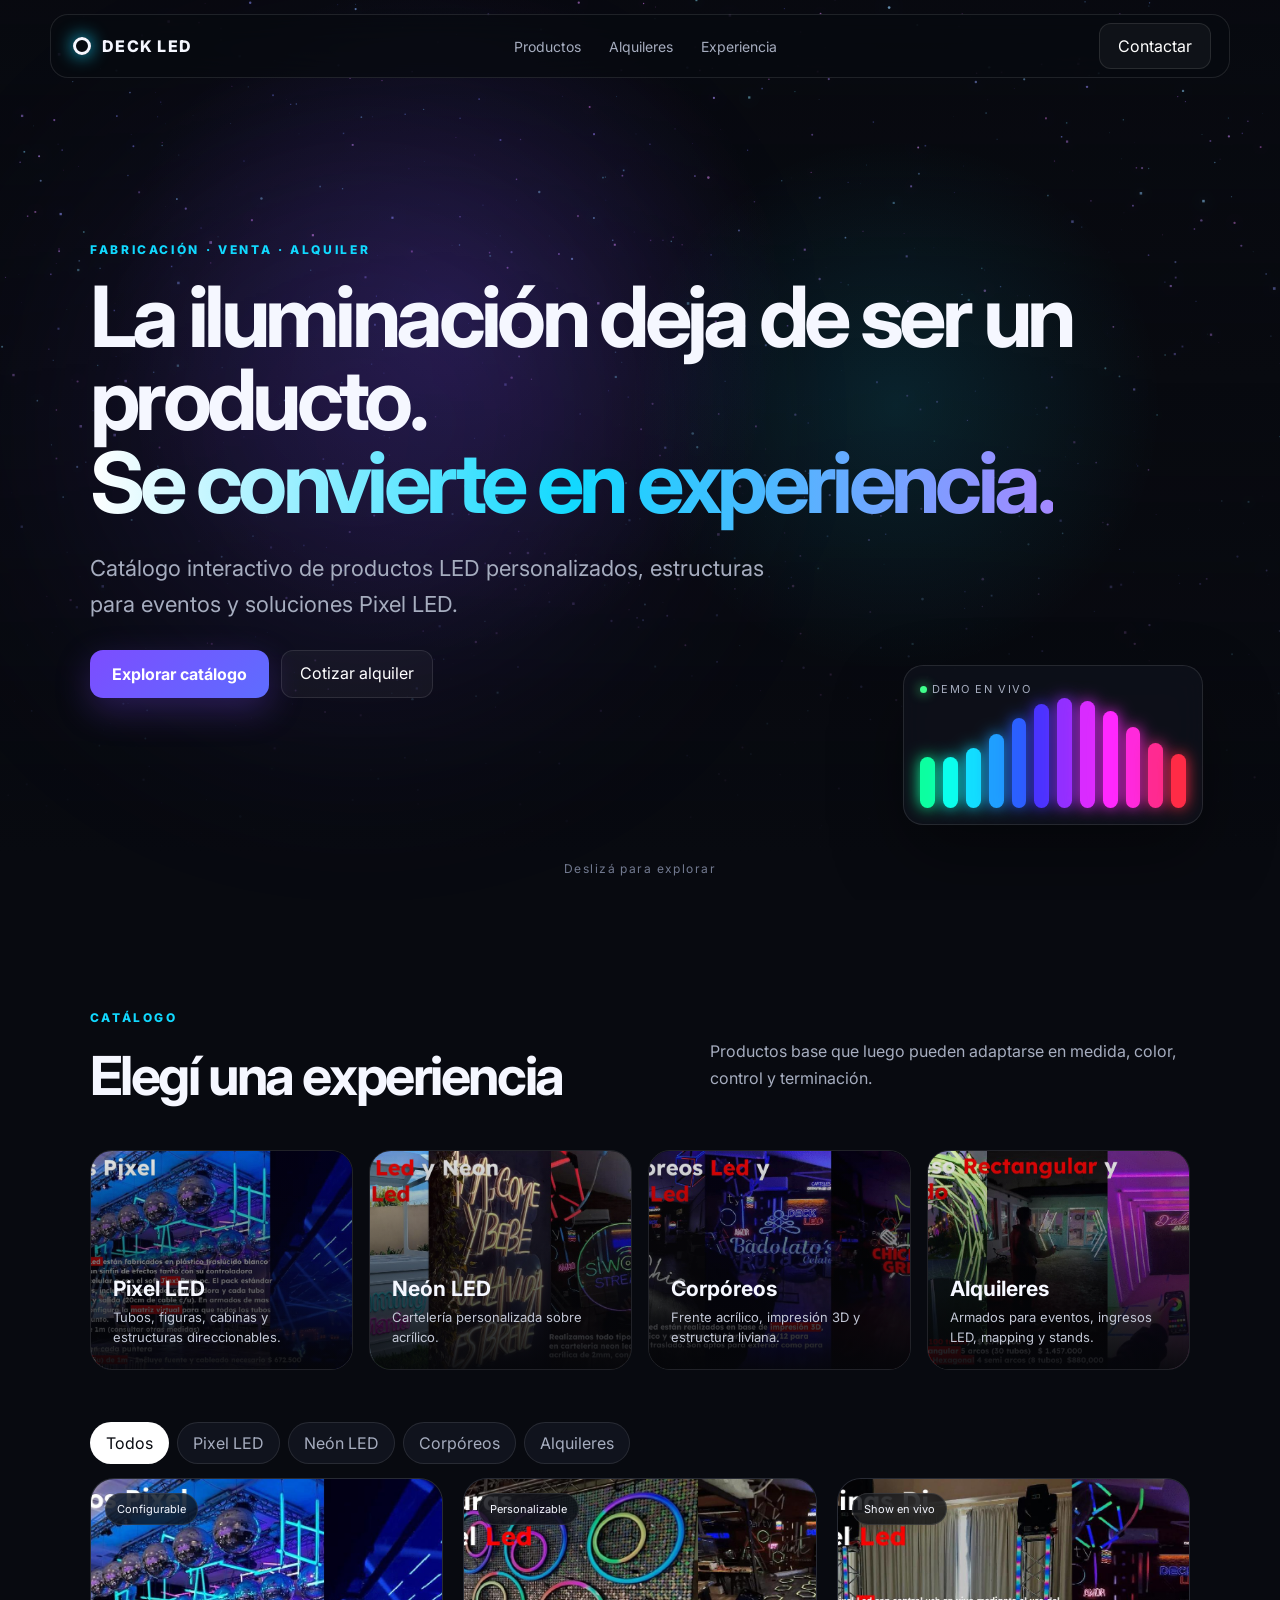
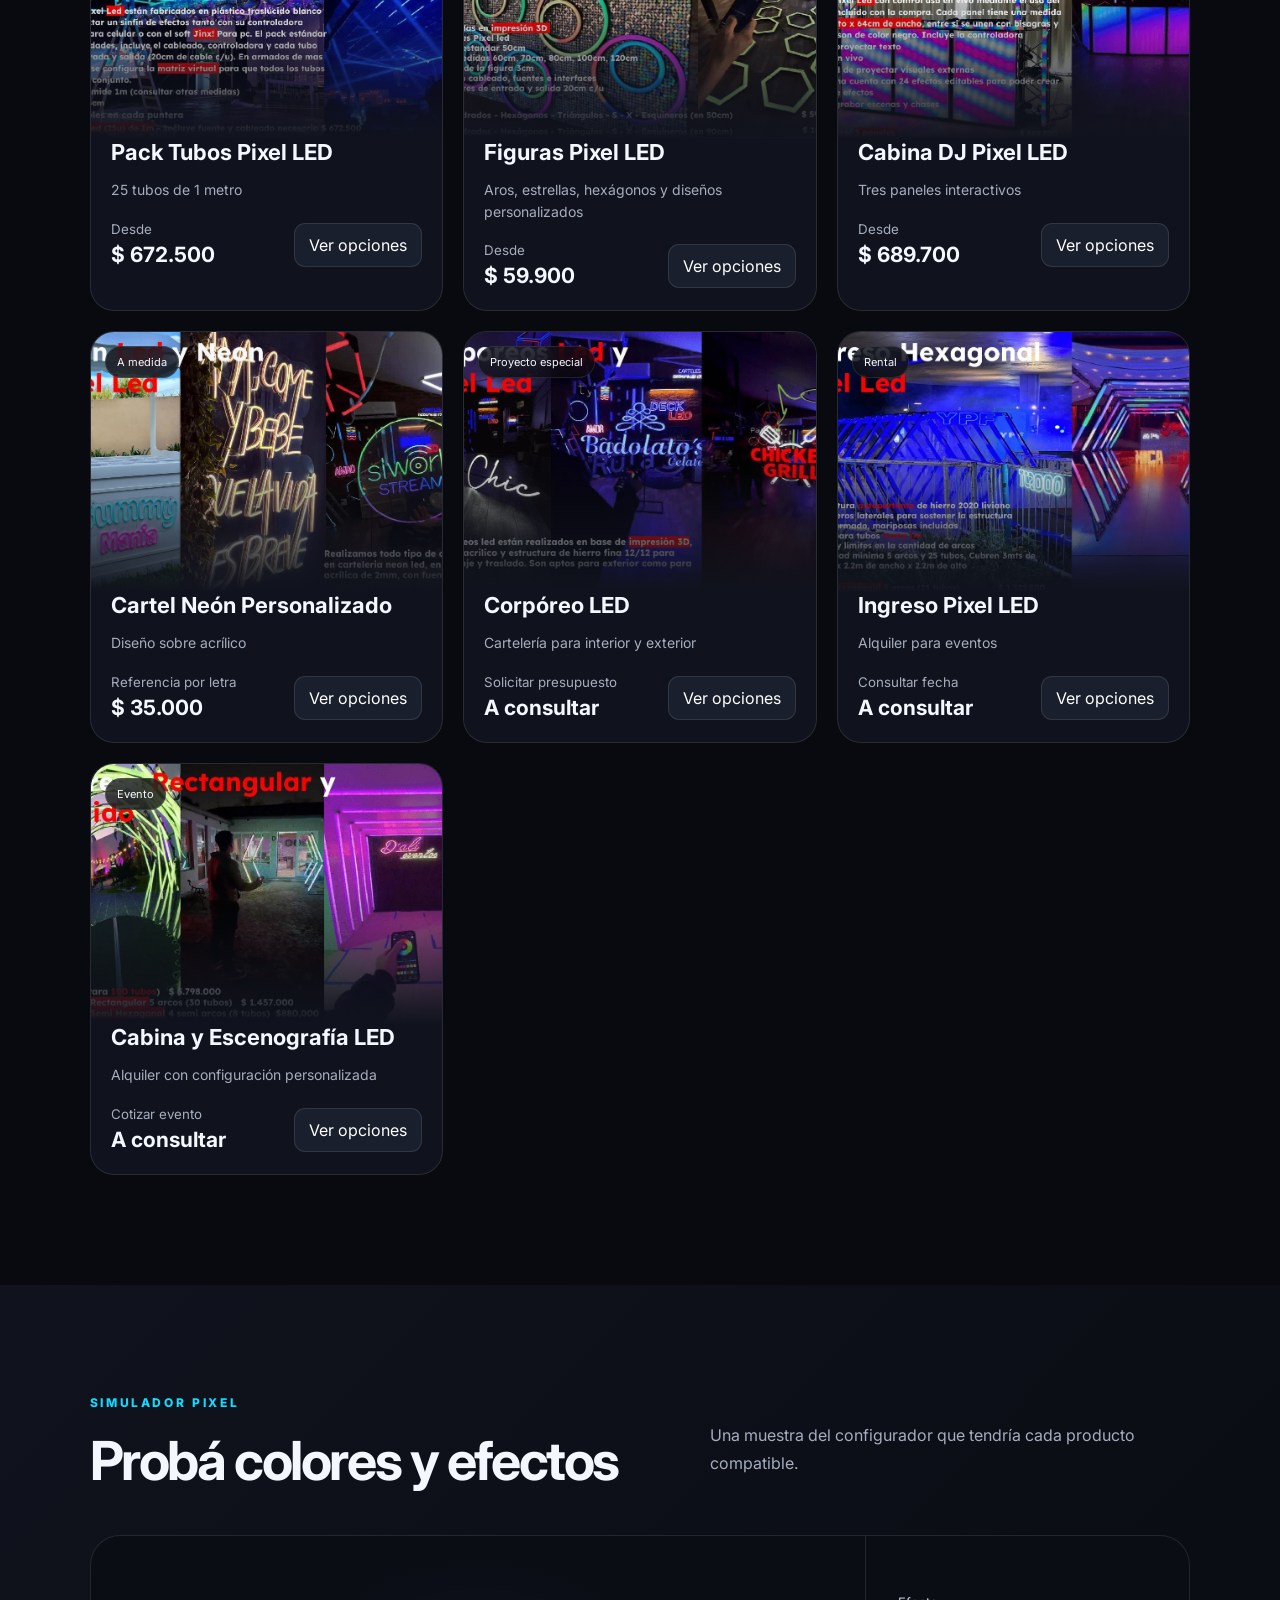
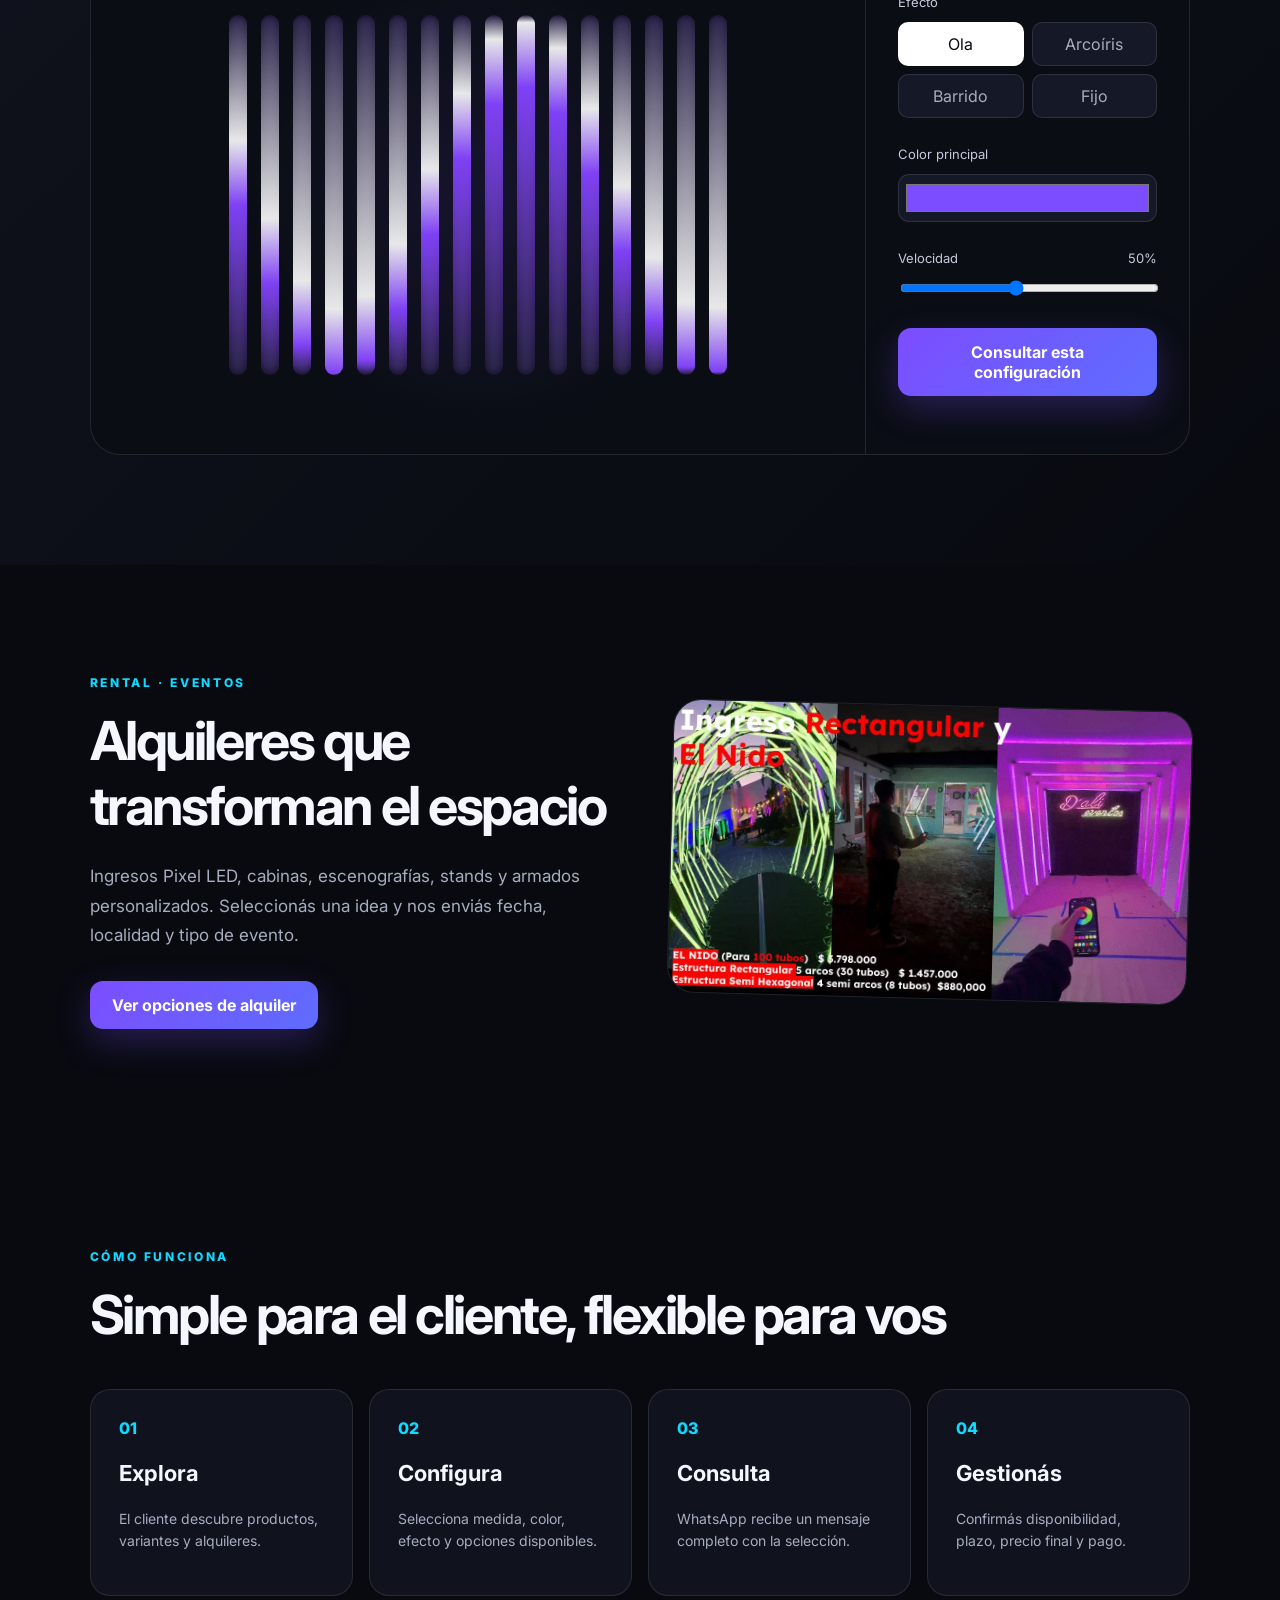
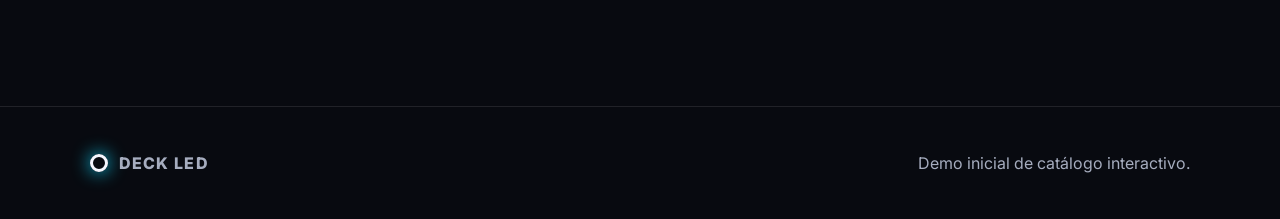
<file: index.html>
<!doctype html>
<html lang="es">
<head>
  <meta charset="utf-8" />
  <meta name="viewport" content="width=device-width, initial-scale=1, viewport-fit=cover" />
  <meta name="theme-color" content="#080a10" />
  <title>Deck LED — Catálogo interactivo</title>
  <link rel="preconnect" href="https://fonts.googleapis.com">
  <link rel="preconnect" href="https://fonts.gstatic.com" crossorigin>
  <link href="https://fonts.googleapis.com/css2?family=Inter:wght@400;500;600;700;800&display=swap" rel="stylesheet">
  <link rel="stylesheet" href="styles.css" />
</head>
<body>
  <canvas id="particles" aria-hidden="true"></canvas>
  <header class="topbar">
    <a class="brand" href="#inicio"><span class="brand-mark"></span><span>DECK LED</span></a>
    <nav>
      <a href="#catalogo">Productos</a>
      <a href="#alquileres">Alquileres</a>
      <a href="#experiencia">Experiencia</a>
    </nav>
    <button class="ghost-btn" data-open-contact>Contactar</button>
  </header>

  <main>
    <section class="hero" id="inicio">
      <div class="hero-glow"></div>
      <div class="hero-content">
        <div class="eyebrow">FABRICACIÓN · VENTA · ALQUILER</div>
        <h1>La iluminación deja de ser un producto.<br><span>Se convierte en experiencia.</span></h1>
        <p>Catálogo interactivo de productos LED personalizados, estructuras para eventos y soluciones Pixel LED.</p>
        <div class="hero-actions">
          <a class="primary-btn" href="#catalogo">Explorar catálogo</a>
          <a class="secondary-btn" href="#alquileres">Cotizar alquiler</a>
        </div>
      </div>
      <div class="hero-showcase" aria-label="Vista previa interactiva">
        <div class="showcase-label"><span class="live-dot"></span> DEMO EN VIVO</div>
        <div class="mini-tubes" id="heroTubes"></div>
      </div>
      <div class="scroll-cue">Deslizá para explorar</div>
    </section>

    <section class="section" id="catalogo">
      <div class="section-head">
        <div><div class="eyebrow">CATÁLOGO</div><h2>Elegí una experiencia</h2></div>
        <p>Productos base que luego pueden adaptarse en medida, color, control y terminación.</p>
      </div>
      <div class="category-grid" id="categoryGrid"></div>
      <div class="filter-row" id="filters"></div>
      <div class="product-grid" id="productGrid"></div>
    </section>

    <section class="simulator-section" id="experiencia">
      <div class="section-head light">
        <div><div class="eyebrow">SIMULADOR PIXEL</div><h2>Probá colores y efectos</h2></div>
        <p>Una muestra del configurador que tendría cada producto compatible.</p>
      </div>
      <div class="simulator-card">
        <div class="tube-stage"><div class="tube-wall" id="tubeWall"></div></div>
        <div class="controls">
          <div class="control-group">
            <label>Efecto</label>
            <div class="segmented" id="effectButtons">
              <button class="active" data-effect="wave">Ola</button>
              <button data-effect="rainbow">Arcoíris</button>
              <button data-effect="chase">Barrido</button>
              <button data-effect="static">Fijo</button>
            </div>
          </div>
          <div class="control-group">
            <label>Color principal</label>
            <input id="colorPicker" type="color" value="#7c4dff" />
          </div>
          <div class="control-group">
            <label>Velocidad <span id="speedValue">50%</span></label>
            <input id="speedRange" type="range" min="10" max="100" value="50" />
          </div>
          <button class="primary-btn wide" id="simulatorQuote">Consultar esta configuración</button>
        </div>
      </div>
    </section>

    <section class="section rental" id="alquileres">
      <div class="rental-copy">
        <div class="eyebrow">RENTAL · EVENTOS</div>
        <h2>Alquileres que transforman el espacio</h2>
        <p>Ingresos Pixel LED, cabinas, escenografías, stands y armados personalizados. Seleccionás una idea y nos enviás fecha, localidad y tipo de evento.</p>
        <button class="primary-btn" data-rental-filter>Ver opciones de alquiler</button>
      </div>
      <div class="rental-image"><img src="assets/page-10.jpg" alt="Estructuras LED para alquiler" /></div>
    </section>

    <section class="section process">
      <div class="section-head"><div><div class="eyebrow">CÓMO FUNCIONA</div><h2>Simple para el cliente, flexible para vos</h2></div></div>
      <div class="steps">
        <article><span>01</span><h3>Explora</h3><p>El cliente descubre productos, variantes y alquileres.</p></article>
        <article><span>02</span><h3>Configura</h3><p>Selecciona medida, color, efecto y opciones disponibles.</p></article>
        <article><span>03</span><h3>Consulta</h3><p>WhatsApp recibe un mensaje completo con la selección.</p></article>
        <article><span>04</span><h3>Gestionás</h3><p>Confirmás disponibilidad, plazo, precio final y pago.</p></article>
      </div>
    </section>
  </main>

  <footer><div class="brand"><span class="brand-mark"></span><span>DECK LED</span></div><p>Demo inicial de catálogo interactivo.</p></footer>

  <dialog id="productModal">
    <button class="modal-close" aria-label="Cerrar">×</button>
    <div id="modalContent"></div>
  </dialog>

  <dialog id="contactModal">
    <button class="modal-close" aria-label="Cerrar">×</button>
    <div class="contact-panel">
      <div class="eyebrow">CONTACTO</div>
      <h2>Contanos qué necesitás</h2>
      <p>La demo prepara un mensaje de WhatsApp. En la versión final, el número y los datos se administran desde un panel privado.</p>
      <textarea id="contactText" rows="6">Hola Deck Led, quiero consultar por un producto o alquiler.</textarea>
      <button class="primary-btn wide" id="sendGeneral">Enviar por WhatsApp</button>
    </div>
  </dialog>

  <script src="data.js"></script>
  <script src="app.js"></script>
</body>
</html>
</file>
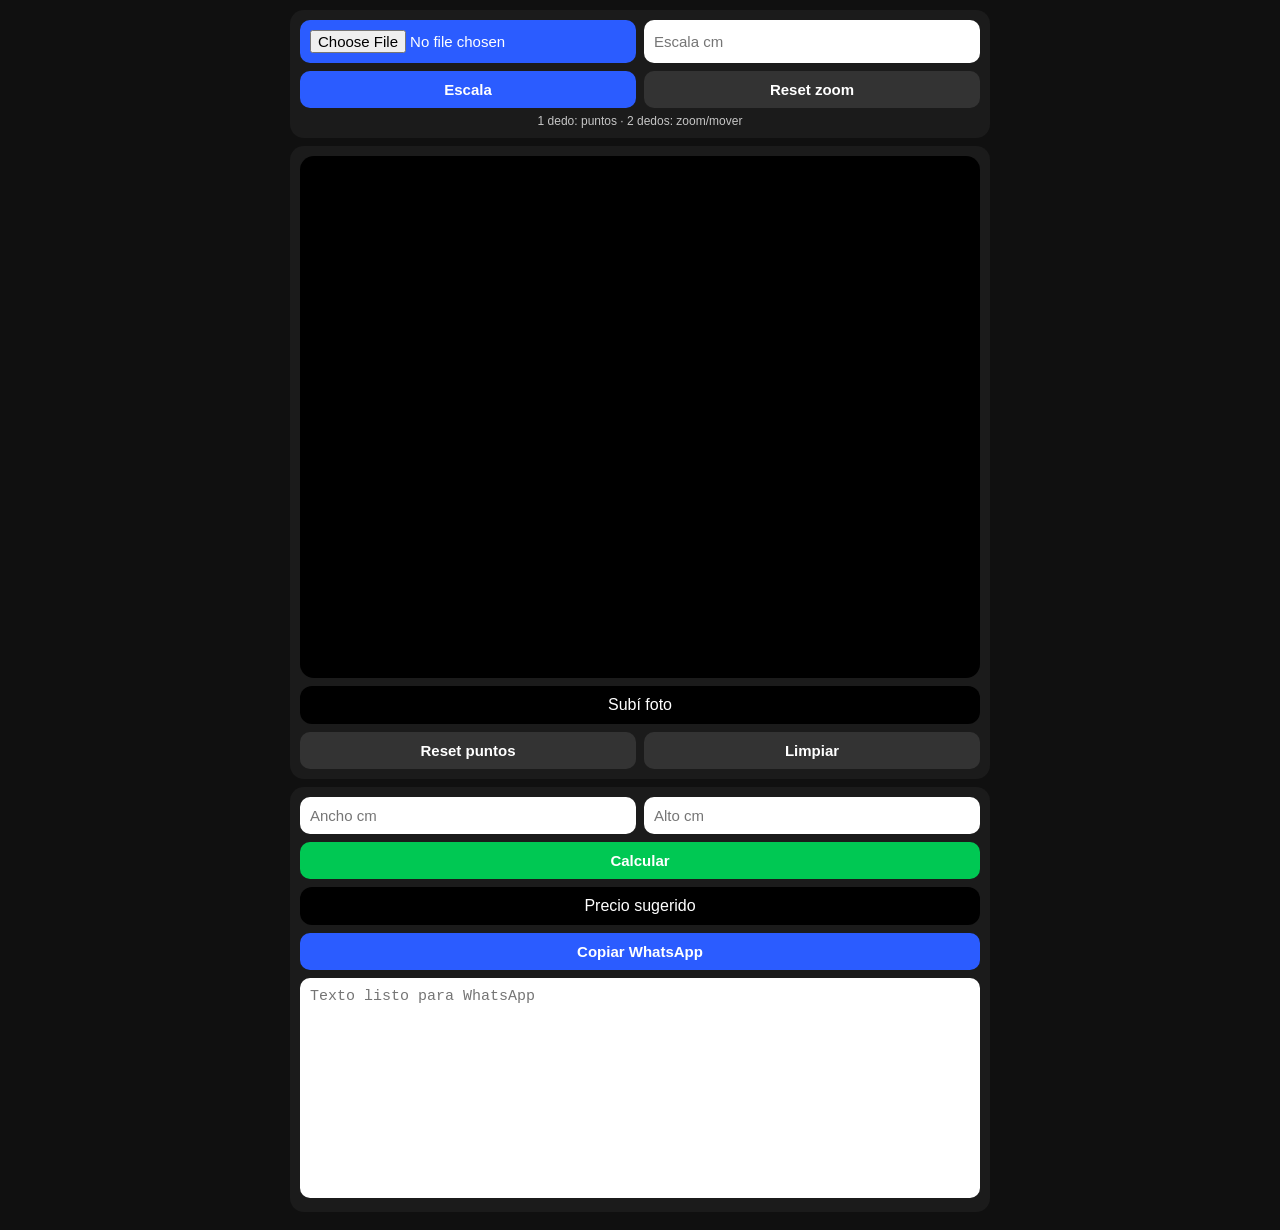
<file: calculadora2.html>
<!doctype html>
<html lang="es">
<head>
<meta charset="utf-8">
<meta name="viewport" content="width=device-width, initial-scale=1, viewport-fit=cover">
<title>DeckLed</title>

<style>
*{box-sizing:border-box}
body{margin:0;background:#101010;color:white;font-family:-apple-system,BlinkMacSystemFont,"Segoe UI",Arial,sans-serif}
.app{max-width:720px;margin:auto;padding:10px}
.card{background:#1b1b1b;border-radius:14px;padding:10px;margin-bottom:8px}
.row{display:grid;grid-template-columns:1fr 1fr;gap:8px}
input,button,textarea{width:100%;border:none;border-radius:10px;font-size:15px;padding:10px}
input{background:white;color:#111}
input[type="file"]{background:#2b5cff;color:white}
button{background:#00c853;color:white;font-weight:800;margin-top:8px}
button.blue{background:#2b5cff}
button.dark{background:#333}
#canvas{width:100%;height:58vh;min-height:390px;max-height:72vh;background:#000;border-radius:14px;display:block;touch-action:none}
.result{text-align:center;background:#000;border-radius:12px;padding:10px;margin-top:8px}
.precio{font-size:32px;font-weight:900;color:#00ff99}
.medida{font-size:34px;font-weight:900;color:#00ff99}
.mini{font-size:12px;opacity:.75}
textarea{height:220px;margin-top:8px;resize:none;background:white;color:#111}
</style>
</head>

<body>
<div class="app">

<div class="card">
  <div class="row">
    <input id="file" type="file" accept="image/*">
    <input id="realValue" type="number" placeholder="Escala cm">
  </div>
  <div class="row">
    <button class="blue" id="setScale">Escala</button>
    <button class="dark" id="resetZoom">Reset zoom</button>
  </div>
  <div class="mini" style="text-align:center;margin-top:6px;">1 dedo: puntos · 2 dedos: zoom/mover</div>
</div>

<div class="card">
  <canvas id="canvas"></canvas>
  <div class="result" id="result">Subí foto</div>
  <div class="row">
    <button class="dark" id="resetPoints">Reset puntos</button>
    <button class="dark" onclick="limpiar()">Limpiar</button>
  </div>
</div>

<div class="card">
  <div class="row">
    <input id="ancho" type="number" placeholder="Ancho cm">
    <input id="alto" type="number" placeholder="Alto cm">
  </div>

  <button onclick="calcular()">Calcular</button>

  <div class="result" id="precioBox">Precio sugerido</div>

  <button class="blue" onclick="copiar()">Copiar WhatsApp</button>

  <textarea id="txt" placeholder="Texto listo para WhatsApp"></textarea>
</div>

</div>

<script>
let precioPixel = 0;
let precioMono = 0;
let ultimaMedidaCm = 0;

function calcular(){
  let a = parseFloat(document.getElementById("ancho").value);
  let b = parseFloat(document.getElementById("alto").value);

  if(!a || !b){
    alert("Ingresá ancho y alto");
    return;
  }

  let area = (a / 100) * (b / 100);

  let tipo = "";

  // =========================
  // PARÁMETROS REALES
  // =========================
  // 150 x 45 aprox = $1.200.000
  // 200 x 40 aprox = $1.300.000
  // =========================

  if(area <= 2){
    // fórmula principal para chicos y medianos
    precioPixel = 660000 + (area * 800000);
  }else{
    // para grandes baja el valor por m² para no dispararse
    precioPixel = 2260000 + ((area - 2) * 450000);
  }

  // redondeo
  precioPixel = Math.round(precioPixel / 10000) * 10000;

  // monocromático 10% más barato
  precioMono = precioPixel / 1.1;
  precioMono = Math.round(precioMono / 10000) * 10000;

  if(area <= 0.7){
    tipo = "Cartel chico";
  }else if(area <= 2){
    tipo = "Cartel mediano";
  }else{
    tipo = "Cartel grande";
  }

  document.getElementById("precioBox").innerHTML = `
    <div class="mini">${tipo}</div>

    <div class="mini">Blanco frío / color fijo</div>
    <div class="precio">$${precioMono.toLocaleString("es-AR")}</div>

    <div class="mini">Pixel LED app celular</div>
    <div class="precio">$${precioPixel.toLocaleString("es-AR")}</div>

    <div class="mini">${a} x ${b} cm · ${area.toFixed(2)} m²</div>
  `;

  generarTexto();
}

function generarTexto(){
  if(!precioPixel || !precioMono) return;

  document.getElementById("txt").value =
`❗️En blanco frío o color fijo el valor es $${precioMono.toLocaleString("es-AR")}

✅ En pixel led con control app celular el valor es $${precioPixel.toLocaleString("es-AR")}

💳 Con una seña del 30% ya tomamos el pedido

🪧Los carteles se realizan en impresión 3d, frente de acrílico blanco, con luz interna led y estructura de hierro para facilitar montaje.

▶️Visita nuestro Instagram de corpóreos exterior
https://www.instagram.com/corporeos.deckled?igsh=MTdncHo2bm4xdG1naQ

▶️Catálogo
https://drive.google.com/file/d/1CTRkwK4GmFa_YNUKb2A2njCBEleL1TmC/view?usp=drive_link

▶️Catálogo en video
https://drive.google.com/file/d/1eZ4_fbKYT2Cc7dZFTWcpEr5VGElrxRdA/view?usp=drive_link`;
}

function copiar(){
  generarTexto();
  let campo = document.getElementById("txt");
  if(!campo.value){
    alert("Primero calculá");
    return;
  }
  campo.select();
  campo.setSelectionRange(0,99999);
  document.execCommand("copy");
  alert("Texto copiado");
}

function limpiar(){
  document.getElementById("ancho").value = "";
  document.getElementById("alto").value = "";
  document.getElementById("precioBox").innerHTML = "Precio sugerido";
  document.getElementById("txt").value = "";
}

const canvas = document.getElementById("canvas");
const ctx = canvas.getContext("2d");
const fileInput = document.getElementById("file");
const realInput = document.getElementById("realValue");
const resultBox = document.getElementById("result");

let img = new Image();
let imgLoaded = false;

let baseScale = 1;
let baseOffX = 0;
let baseOffY = 0;

let zoom = 1;
let panX = 0;
let panY = 0;

let p1 = null;
let p2 = null;
let cmPerPx = null;
let lastCanvasWidth = 0;

function resizeCanvas(){
  const r = canvas.getBoundingClientRect();
  const w = Math.max(1, Math.round(r.width));
  const h = Math.max(1, Math.round(r.height));

  if(imgLoaded && Math.abs(w - lastCanvasWidth) < 5){
    return;
  }

  canvas.width = w;
  canvas.height = h;
  lastCanvasWidth = w;

  if(imgLoaded) fitImage(false);
  draw();
}

function fitImage(resetView=false){
  const sx = canvas.width / img.width;
  const sy = canvas.height / img.height;

  baseScale = Math.min(sx, sy);

  const w = img.width * baseScale;
  const h = img.height * baseScale;

  baseOffX = (canvas.width - w) / 2;
  baseOffY = (canvas.height - h) / 2;

  if(resetView){
    zoom = 1;
    panX = 0;
    panY = 0;
  }
}

function currentScale(){
  return baseScale * zoom;
}

function imageX(){
  return baseOffX + panX;
}

function imageY(){
  return baseOffY + panY;
}

function draw(){
  ctx.clearRect(0,0,canvas.width,canvas.height);
  if(!imgLoaded) return;

  const s = currentScale();

  ctx.drawImage(img, imageX(), imageY(), img.width * s, img.height * s);

  if(p1) drawPoint(p1);

  if(p1 && p2){
    drawPoint(p2);
    drawLine(p1,p2);
    showMeasure();
  }
}

function drawPoint(p){
  ctx.fillStyle = "#ffcc00";
  ctx.beginPath();
  ctx.arc(p.x,p.y,7,0,Math.PI*2);
  ctx.fill();
}

function drawLine(a,b){
  ctx.strokeStyle = "#00ff99";
  ctx.lineWidth = 3;
  ctx.beginPath();
  ctx.moveTo(a.x,a.y);
  ctx.lineTo(b.x,b.y);
  ctx.stroke();
}

function dist(a,b){
  return Math.hypot(a.x-b.x, a.y-b.y);
}

function showMeasure(){
  if(!cmPerPx){
    resultBox.innerHTML = "Calibrá primero";
    return;
  }

  let cm = dist(p1,p2) * cmPerPx;
  ultimaMedidaCm = cm;

  resultBox.innerHTML = `
    <div class="medida">${cm.toFixed(1)} cm</div>
    <div class="row">
      <button onclick="usarAncho()">Ancho</button>
      <button onclick="usarAlto()">Alto</button>
    </div>
  `;
}

function usarAncho(){
  document.getElementById("ancho").value = ultimaMedidaCm.toFixed(1);
}

function usarAlto(){
  document.getElementById("alto").value = ultimaMedidaCm.toFixed(1);
}

fileInput.addEventListener("change", () => {
  const f = fileInput.files[0];
  if(!f) return;

  const reader = new FileReader();

  reader.onload = () => {
    const newImg = new Image();

    newImg.onload = () => {
      img = newImg;
      imgLoaded = true;
      p1 = null;
      p2 = null;
      cmPerPx = null;

      resultBox.innerHTML = "Imagen cargada. Marcá 2 puntos.";

      resizeCanvas();
      fitImage(true);
      draw();
    };

    newImg.src = reader.result;
  };

  reader.readAsDataURL(f);
});

canvas.addEventListener("click", e => {
  if(!imgLoaded || isPinching) return;

  const r = canvas.getBoundingClientRect();
  const p = {
    x:e.clientX - r.left,
    y:e.clientY - r.top
  };

  if(!p1) p1 = p;
  else if(!p2) p2 = p;
  else{
    p1 = p;
    p2 = null;
  }

  draw();
});

document.getElementById("setScale").addEventListener("click", () => {
  if(!p1 || !p2){
    alert("Marcá 2 puntos sobre una medida conocida");
    return;
  }

  const real = parseFloat(realInput.value);

  if(!real || real <= 0){
    alert("Ingresá la medida real en cm");
    return;
  }

  cmPerPx = real / dist(p1,p2);
  p1 = null;
  p2 = null;

  resultBox.innerHTML = "Escala guardada. Ahora medí otra distancia.";
  draw();
});

document.getElementById("resetPoints").addEventListener("click", () => {
  p1 = null;
  p2 = null;
  resultBox.innerHTML = "Puntos reseteados";
  draw();
});

document.getElementById("resetZoom").addEventListener("click", () => {
  zoom = 1;
  panX = 0;
  panY = 0;
  draw();
});

let isPinching = false;
let lastDist = null;
let lastCenter = null;

function getDist(t1,t2){
  return Math.hypot(t1.clientX-t2.clientX, t1.clientY-t2.clientY);
}

function getCenter(t1,t2){
  return {
    x:(t1.clientX+t2.clientX)/2,
    y:(t1.clientY+t2.clientY)/2
  };
}

function clamp(v,min,max){
  return Math.max(min, Math.min(max,v));
}

canvas.addEventListener("touchstart", e => {
  if(e.touches.length === 2){
    isPinching = true;
    lastDist = getDist(e.touches[0], e.touches[1]);
    lastCenter = getCenter(e.touches[0], e.touches[1]);
  }
},{passive:true});

canvas.addEventListener("touchmove", e => {
  if(e.touches.length === 2){
    e.preventDefault();

    const distNow = getDist(e.touches[0], e.touches[1]);
    const centerNow = getCenter(e.touches[0], e.touches[1]);

    if(lastCenter){
      panX += centerNow.x - lastCenter.x;
      panY += centerNow.y - lastCenter.y;
    }

    if(lastDist){
      const factor = distNow / lastDist;

      const rect = canvas.getBoundingClientRect();
      const cx = centerNow.x - rect.left;
      const cy = centerNow.y - rect.top;

      const prevScale = currentScale();

      zoom = clamp(zoom * factor, 1, 6);

      const newScale = currentScale();

      panX += (cx - imageX()) * (1 - newScale / prevScale);
      panY += (cy - imageY()) * (1 - newScale / prevScale);
    }

    lastDist = distNow;
    lastCenter = centerNow;
    draw();
  }
},{passive:false});

canvas.addEventListener("touchend", e => {
  if(e.touches.length < 2){
    lastDist = null;
    lastCenter = null;
    setTimeout(() => { isPinching = false; },80);
  }
});

window.addEventListener("resize", resizeCanvas);
resizeCanvas();
</script>

</body>
</html>
</file>
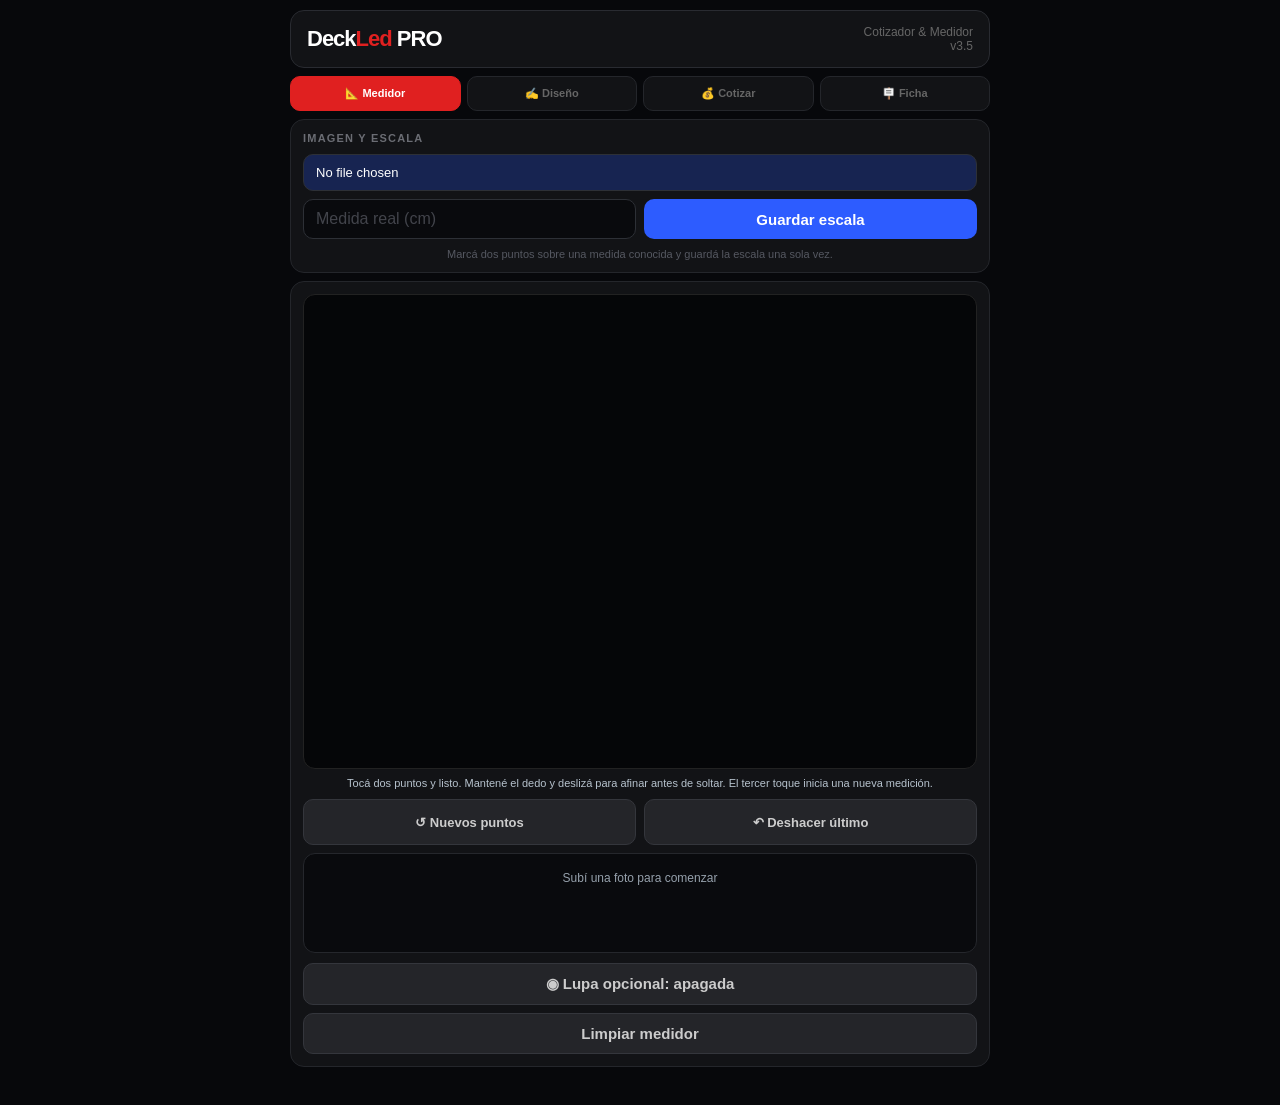
<file: deckled-pro.html>
<!doctype html>
<html lang="es">
<head>
<meta charset="utf-8">

<meta
  name="viewport"
  content="width=device-width, initial-scale=1, viewport-fit=cover">

<title>DeckLed PRO</title>

<style>

@import url('https://fonts.googleapis.com/css2?family=Anton&family=Archivo+Black&family=Audiowide&family=Baloo+2:wght@400;700;800&family=Bebas+Neue&family=Bungee&family=League+Spartan:wght@400;700;900&family=Lobster&family=Luckiest+Guy&family=Michroma&family=Orbitron:wght@400;700;900&family=Oxanium:wght@400;700;800&family=Pacifico&family=Pixelify+Sans:wght@400;700&family=Yellowtail&display=swap');

@font-face{
  font-family:"Deck Led Drip Neon";
  src:
    url("assets/fonts/DeckLedDripNeon.woff2") format("woff2"),
    url("assets/fonts/DeckLedDripNeon.woff") format("woff"),
    url("assets/fonts/DeckLedDripNeon.ttf") format("truetype");
  font-weight:400;
  font-style:normal;
  font-display:swap;
}

@font-face{
  font-family:"Deck Led Drippy Bubble";
  src:
    url("assets/fonts/DeckLedDrippyBubble.woff2") format("woff2"),
    url("assets/fonts/DeckLedDrippyBubble.woff") format("woff"),
    url("assets/fonts/DeckLedDrippyBubble.ttf") format("opentype");
  font-display:swap;
}

*{
  box-sizing:border-box;
  margin:0;
  padding:0;
}

body{
  background:#07080b;
  color:white;
  font-family:-apple-system,BlinkMacSystemFont,"Segoe UI",Arial,sans-serif;
  min-height:100vh;
}

.app{
  max-width:720px;
  margin:auto;
  padding:10px 10px 30px;
}

/* =====================================================
   HEADER
===================================================== */

.header{
  display:flex;
  align-items:center;
  justify-content:space-between;
  padding:14px 16px;
  background:#121316;
  border-radius:14px;
  margin-bottom:8px;
  border:1px solid #292b31;
}

.header-logo{
  font-size:22px;
  font-weight:900;
  letter-spacing:-1px;
}

.header-logo span{
  color:#e02020;
}

.header-sub{
  font-size:12px;
  color:#666;
  text-align:right;
}

/* =====================================================
   CARDS
===================================================== */

.card{
  background:#121316;
  border-radius:14px;
  padding:12px;
  margin-bottom:8px;
  border:1px solid #24262b;
}

.card-title{
  font-size:11px;
  text-transform:uppercase;
  letter-spacing:.11em;
  color:#6b6d74;
  margin-bottom:10px;
  font-weight:800;
}

.row{
  display:grid;
  grid-template-columns:1fr 1fr;
  gap:8px;
}

/* =====================================================
   INPUTS
===================================================== */

input,
textarea,
select{
  width:100%;
  border:1px solid #2d3036;
  border-radius:10px;
  font-size:16px;
  padding:10px 12px;
  background:#090a0d;
  color:#fff;
  outline:none;
}

input:focus,
textarea:focus,
select:focus{
  border-color:#28dfff;
}

select{
  min-height:44px;
  cursor:pointer;
}

input[type="file"]{
  background:#172451;
  color:white;
  cursor:pointer;
  font-size:13px;
}

input[type="file"]::-webkit-file-upload-button{
  display:none;
}

input::placeholder,
textarea::placeholder{
  color:#42444b;
}

#textoCartel{
  height:72px;
  resize:none;
  line-height:1.3;
}

/* =====================================================
   BOTONES
===================================================== */

button{
  width:100%;
  border:none;
  border-radius:10px;
  font-size:15px;
  padding:11px;
  font-weight:800;
  cursor:pointer;
  transition:opacity .15s,transform .1s;
}

button:active{
  transform:scale(.98);
  opacity:.85;
}

.btn-green{
  background:#00c853;
  color:#fff;
}

.btn-blue{
  background:#2d5cff;
  color:#fff;
}

.btn-cyan{
  background:#00b8d4;
  color:#fff;
}

.btn-dark{
  background:#242529;
  color:#ccc;
  border:1px solid #34363c;
}

.btn-red{
  background:#e02020;
  color:#fff;
}

.hint{
  font-size:11px;
  color:#555861;
  text-align:center;
  margin-top:6px;
}

.status{
  min-height:16px;
  font-size:11px;
  text-align:center;
  margin-top:7px;
  color:#666;
}

.status.ok{
  color:#00df8b;
}

.status.error{
  color:#ef6060;
}

.status.info{
  color:#5f8cff;
}

/* =====================================================
   TABS
===================================================== */

.tabs{
  display:grid;
  grid-template-columns:repeat(4,1fr);
  gap:6px;
  margin-bottom:8px;
}

.tab{
  background:#121316;
  border:1px solid #24262b;
  border-radius:10px;
  padding:10px 3px;
  text-align:center;
  font-size:11px;
  font-weight:700;
  color:#666;
  cursor:pointer;
}

.tab.active{
  background:#e02020;
  color:#fff;
  border-color:#e02020;
}

.tab-panel{
  display:none;
}

.tab-panel.active{
  display:block;
}

/* =====================================================
   PREVIEW DISEÑO
===================================================== */

.preview-cartel{
  position:relative;
  width:100%;
  min-height:280px;
  border-radius:14px;
  background:
    radial-gradient(circle at 50% 45%,#122635 0%,#0b121a 48%,#06080c 100%);
  border:1px solid #2a3038;
  overflow:hidden;
  display:flex;
  align-items:center;
  justify-content:center;
  padding:55px 18px 45px;
  margin-top:12px;
  user-select:none;
}

.preview-grid{
  position:absolute;
  inset:0;
  opacity:.11;
  background-image:
    linear-gradient(#5b8496 1px,transparent 1px),
    linear-gradient(90deg,#5b8496 1px,transparent 1px);
  background-size:25px 25px;
  pointer-events:none;
}

.preview-text{
  position:relative;
  z-index:2;
  width:max-content;
  max-width:none;
  text-align:center;
  font-size:58px;
  line-height:1.05;
  font-weight:900;
  white-space:pre;
  word-break:normal;
  overflow-wrap:normal;
  color:#fff;
  pointer-events:none;
}

.preview-text.mono{
  text-shadow:
    0 0 1px currentColor,
    0 0 2px currentColor;
}

.preview-text.pixel{
  background:linear-gradient(
    90deg,
    #ff1744,
    #ff9100,
    #ffea00,
    #00e676,
    #00d8ff,
    #575cff,
    #d500f9,
    #ff1744
  );

  background-size:300% 100%;
  -webkit-background-clip:text;
  background-clip:text;
  color:transparent;

  filter:
    drop-shadow(0 0 2px rgba(255,255,255,.25));

  animation:pixelMove 4s linear infinite;
}

@keyframes pixelMove{
  0%{background-position:0% 50%}
  100%{background-position:300% 50%}
}

.preview-text.deckled-drip{
  font-family:"Deck Led Drip Neon","Deck Led Drippy Bubble","Arial Black",sans-serif !important;
  font-weight:400;
  letter-spacing:-1px;
  line-height:1.1;
}

.preview-label{
  position:absolute;
  left:10px;
  bottom:8px;
  z-index:7;
  background:rgba(0,0,0,.78);
  border:1px solid #363940;
  color:#aaa;
  border-radius:20px;
  padding:4px 9px;
  font-size:10px;
  pointer-events:none;
}

.measure-instruction{
  position:absolute;
  top:12px;
  left:50%;
  transform:translateX(-50%);
  z-index:7;
  background:rgba(4,10,25,.86);
  border:1px solid #3478e5;
  color:#e3edff;
  border-radius:24px;
  padding:8px 15px;
  font-size:11px;
  font-weight:900;
  letter-spacing:.04em;
  white-space:nowrap;
  pointer-events:none;
}

#designMeasureCanvas{
  position:absolute;
  inset:0;
  width:100%;
  height:100%;
  z-index:6;
  cursor:crosshair;
  touch-action:manipulation;
}

/* =====================================================
   COLORES
===================================================== */

.color-selector{
  display:grid;
  grid-template-columns:repeat(8,1fr);
  gap:7px;
  margin-top:8px;
}

.color-btn{
  width:100%;
  aspect-ratio:1/1;
  min-height:35px;
  padding:0;
  border-radius:50%;
  border:3px solid #303238;
  position:relative;
}

.color-btn.active{
  border-color:#fff;
  transform:scale(.92);
}

.color-btn.active::after{
  content:"✓";
  position:absolute;
  inset:0;
  display:flex;
  align-items:center;
  justify-content:center;
  color:#111;
  font-size:15px;
  font-weight:900;
}

/* =====================================================
   DIMENSIONES DISEÑO
===================================================== */

.auto-dim-box{
  background:#0a0d11;
  border:1px solid #26323c;
  border-radius:12px;
  padding:10px;
  margin-top:10px;
}

.auto-dim-title{
  font-size:11px;
  color:#63e8ff;
  font-weight:800;
  margin-bottom:8px;
  text-transform:uppercase;
  letter-spacing:.08em;
}

.dim-label{
  font-size:10px;
  color:#686b74;
  margin-bottom:5px;
  font-weight:700;
}

/* =====================================================
   ORIGEN VISUAL
===================================================== */

.origen-box{
  margin-top:10px;
  border:1px solid #26323c;
  background:#090d12;
  border-radius:12px;
  padding:10px;
}

.origen-title{
  font-size:10px;
  font-weight:900;
  letter-spacing:.08em;
  color:#63e8ff;
  text-transform:uppercase;
  margin-bottom:8px;
}

.origen-preview{
  min-height:105px;
  border-radius:10px;
  border:1px solid #202832;
  background:
    radial-gradient(circle at center,#142535,#070a0f);
  display:flex;
  align-items:center;
  justify-content:center;
  overflow:hidden;
}

#cotizadorImagenPreview{
  display:none;
  width:100%;
  height:150px;
  object-fit:contain;
  padding:8px;
}

#cotizadorTextoPreview{
  font-size:26px;
  font-weight:900;
  text-align:center;
  padding:20px;
  max-width:100%;
  white-space:pre;
}

/* =====================================================
   MEDIDOR ORIGINAL
===================================================== */

#canvas{
  width:100%;
  height:55vw;
  min-height:300px;
  max-height:65vw;
  background:#000;
  border-radius:12px;
  display:block;
  touch-action:none;
  border:1px solid #222;
}

/* =====================================================
   RESULTADOS
===================================================== */

.result-box{
  text-align:center;
  background:#090a0d;
  border-radius:12px;
  padding:10px;
  margin-top:8px;
  border:1px solid #25272c;
}

.medida{
  font-size:36px;
  font-weight:900;
  color:#00efaa;
}

.medida-diseno{
  font-size:30px;
  font-weight:900;
  color:#00efaa;
}

.precio-label{
  font-size:12px;
  color:#666;
  margin:4px 0 2px;
}

.precio-val{
  font-size:30px;
  font-weight:900;
  color:#00efaa;
}

.precio-mono{
  font-size:22px;
  font-weight:700;
  color:#aaa;
}

.tipo-badge{
  display:inline-block;
  background:#18191d;
  border:1px solid #33363d;
  border-radius:20px;
  font-size:11px;
  color:#888;
  padding:3px 10px;
  margin-bottom:6px;
}

#txt{
  height:200px;
  resize:vertical;
  font-size:13px;
  line-height:1.6;
}

/* =====================================================
   FICHA
===================================================== */

#renderCanvas{
  width:100%;
  border-radius:14px;
  margin-top:8px;
  display:block;
  border:1px solid #242833;
}

@media(max-width:480px){

  .preview-text{
    font-size:48px;
  }

  .preview-text.deckled-drip{
    font-size:40px;
  }

  .color-selector{
    grid-template-columns:repeat(4,1fr);
  }

  .tab{
    font-size:10px;
    padding:9px 2px;
  }
}


/* Medidor rápido y preciso v3.5: imagen inmóvil, dos toques */
#canvas{
  width:100%;height:clamp(315px,53vh,475px);min-height:240px;max-height:475px;
  touch-action:none;cursor:crosshair;display:block;border-radius:12px;
  background:#050608;
}
.quick-stage{position:relative;touch-action:none}
.quick-loupe{
  position:absolute;z-index:3;top:8px;right:8px;
  width:118px;height:118px;display:none;
  border:2px solid #00efaa;border-radius:12px;background:#090b0d;
  box-shadow:0 2px 12px rgba(0,0,0,.7);pointer-events:none;
}
.quick-controls{display:grid;grid-template-columns:1fr 1fr;gap:8px;margin-top:10px}
.quick-controls button{font-size:13px;min-height:46px;touch-action:manipulation}
#result{min-height:100px}
#result .medida{font-variant-numeric:tabular-nums}
.quick-measure-actions{display:grid;grid-template-columns:1fr 1fr;gap:8px;margin-top:8px}
.quick-measure-actions button{min-height:55px;touch-action:manipulation;font-size:15px}
.quick-status{min-height:19px;color:#96a1ac;font-size:12px;margin-top:7px;text-align:center}
.quick-status.ok{color:#00efaa}
#tab-medidor button{touch-action:manipulation;-webkit-tap-highlight-color:rgba(0,0,0,0)}
#tab-medidor .btn-blue,#tab-medidor .btn-green{position:relative}
@media(max-width:480px){.quick-controls button{font-size:12px}}
</style>
</head>

<body>

<div class="app">

<!-- =====================================================
     HEADER
===================================================== -->

<div class="header">

  <div class="header-logo">
    Deck<span>Led</span> PRO
  </div>

  <div class="header-sub">
    Cotizador &amp; Medidor<br>
    v3.5
  </div>

</div>

<!-- =====================================================
     TABS
===================================================== -->

<div class="tabs">

  <div
    class="tab active"
    onclick="switchTab('medidor')">
    📐 Medidor
  </div>

  <div
    class="tab"
    onclick="switchTab('diseno')">
    ✍️ Diseño
  </div>

  <div
    class="tab"
    onclick="switchTab('cotizador')">
    💰 Cotizar
  </div>

  <div
    class="tab"
    onclick="switchTab('ficha')">
    🪧 Ficha
  </div>

</div>

<!-- =====================================================
     MEDIDOR
===================================================== -->

<div
  class="tab-panel active"
  id="tab-medidor">

  <div class="card">
    <div class="card-title">Imagen y escala</div>
    <input id="file" type="file" accept="image/*">
    <div class="row" style="margin-top:8px">
      <input id="realValue" type="number" inputmode="decimal" placeholder="Medida real (cm)">
      <button class="btn-blue" id="setScale" type="button">Guardar escala</button>
    </div>
    <div class="hint" style="margin-top:9px">Marcá dos puntos sobre una medida conocida y guardá la escala una sola vez.</div>
  </div>

  <div class="card">
    <div class="quick-stage" id="quickStage">
      <canvas id="canvas" aria-label="Tocá dos puntos en la imagen para medir"></canvas>
      <canvas id="quickLoupe" class="quick-loupe" width="236" height="236"></canvas>
    </div>
    <div class="hint" style="margin-top:8px;color:#b6c2cd">Tocá dos puntos y listo. Mantené el dedo y deslizá para afinar antes de soltar. El tercer toque inicia una nueva medición.</div>
    <div class="quick-controls">
      <button class="btn-dark" id="resetPoints" type="button">↺ Nuevos puntos</button>
      <button class="btn-dark" id="undoPoint" type="button">↶ Deshacer último</button>
    </div>

    <div class="result-box" id="result" aria-live="polite">
      <div class="quick-status" id="measureMessage">Subí una foto para comenzar</div>
      <div class="medida" id="measureValue" style="display:none">0,0 cm</div>
      <div class="quick-measure-actions" id="measureActions" style="display:none">
        <button type="button" class="btn-green" id="measureUseWidth">✓ Guardar ancho</button>
        <button type="button" class="btn-blue" id="measureUseHeight">✓ Guardar alto</button>
      </div>
      <div class="quick-status" id="measureSaveStatus"></div>
    </div>

    <button class="btn-dark" id="toggleQuickLoupe" type="button" style="margin-top:10px">◉ Lupa opcional: apagada</button>
    <button class="btn-dark" onclick="limpiarMedidor()" type="button" style="margin-top:8px">Limpiar medidor</button>
  </div>
</div>

<!-- =====================================================
     DISEÑO
===================================================== -->

<div
  class="tab-panel"
  id="tab-diseno">

  <div class="card">

    <div class="card-title">
      Diseño del cartel
    </div>

    <textarea
      id="textoCartel"
      maxlength="100"
      rows="2"
      placeholder="Escribí el texto del cartel">TU MARCA</textarea>

    <div style="margin-top:8px">

      <select id="tipografia">

        <option value="Bebas Neue">Bebas Neue</option>
        <option value="Anton">Anton</option>
        <option value="League Spartan">League Spartan</option>
        <option value="Archivo Black">Archivo Black</option>
        <option value="Bungee">Bungee</option>
        <option value="Orbitron">Orbitron</option>
        <option value="Audiowide">Audiowide</option>
        <option value="Oxanium">Oxanium</option>
        <option value="Michroma">Michroma</option>
        <option value="Yellowtail">Yellowtail</option>
        <option value="Pacifico">Pacífico</option>
        <option value="Lobster">Lobster</option>
        <option value="Milkshake">Milkshake</option>
        <option value="Nickainley">Nickainley</option>

        <option value="Deck Led Graffiti Drip">
          Deck Led Graffiti Drip
        </option>

        <option value="Bubbleboddy Neue">
          Bubbleboddy Neue
        </option>

        <option value="Grobold">Grobold</option>
        <option value="Luckiest Guy">Luckiest Guy</option>
        <option value="Baloo 2">Baloo 2</option>
        <option value="Pixelify Sans">Pixelify Sans</option>
        <option value="Cursiva">Cursiva</option>

      </select>

    </div>

    <div style="margin-top:8px">

      <select id="tipoLed">

        <option value="mono">
          Monocromático
        </option>

        <option value="pixel">
          Pixel LED RGB
        </option>

      </select>

    </div>

    <div
      id="colorMonoBox"
      style="margin-top:10px">

      <div class="card-title">
        Color de iluminación
      </div>

      <div class="color-selector">

        <button
          type="button"
          class="color-btn active"
          data-color="#f5fbff"
          data-name="Blanco frío"
          style="background:#f5fbff">
        </button>

        <button
          type="button"
          class="color-btn"
          data-color="#ffd59a"
          data-name="Blanco cálido"
          style="background:#ffd59a">
        </button>

        <button
          type="button"
          class="color-btn"
          data-color="#ff2020"
          data-name="Rojo"
          style="background:#ff2020">
        </button>

        <button
          type="button"
          class="color-btn"
          data-color="#0066ff"
          data-name="Azul"
          style="background:#0066ff">
        </button>

        <button
          type="button"
          class="color-btn"
          data-color="#00e050"
          data-name="Verde"
          style="background:#00e050">
        </button>

        <button
          type="button"
          class="color-btn"
          data-color="#ffe000"
          data-name="Amarillo"
          style="background:#ffe000">
        </button>

        <button
          type="button"
          class="color-btn"
          data-color="#ff40b5"
          data-name="Rosa"
          style="background:#ff40b5">
        </button>

        <button
          type="button"
          class="color-btn"
          data-color="#9d4cff"
          data-name="Violeta"
          style="background:#9d4cff">
        </button>

      </div>

    </div>

    <div
      class="preview-cartel"
      id="designPreview">

      <div class="preview-grid"></div>

      <div class="measure-instruction">
        TOCÁ DOS PUNTOS SOBRE EL CARTEL
      </div>

      <div
        id="previewTexto"
        class="preview-text mono">
        TU MARCA
      </div>

      <canvas id="designMeasureCanvas"></canvas>

      <div
        id="previewLabel"
        class="preview-label">
        Monocromático · Blanco frío
      </div>

    </div>

  </div>

  <!-- MEDIDOR DISEÑO -->

  <div class="card">

    <div class="card-title">
      Escala y medidas automáticas
    </div>

    <div class="hint" style="margin-bottom:8px">
      Marcá dos puntos correspondientes a una medida conocida.
    </div>

    <div class="row">

      <input
        id="designRealValue"
        type="number"
        inputmode="decimal"
        placeholder="Medida real (cm)">

      <button
        class="btn-blue"
        id="designSetScale">
        Establecer escala
      </button>

    </div>

    <div
      class="result-box"
      id="designMeasureResult">
      Marcá 2 puntos y luego guardá la escala
    </div>

    <div class="row" style="margin-top:8px">

      <button
        class="btn-green"
        id="designUseWidth">
        Guardar como ancho
      </button>

      <button
        class="btn-cyan"
        id="designUseHeight">
        Guardar como alto
      </button>

    </div>

    <div class="auto-dim-box">

      <div class="auto-dim-title">
        Dimensiones calculadas
      </div>

      <div class="row">

        <div>

          <div class="dim-label">
            ANCHO
          </div>

          <input
            id="designAncho"
            type="number"
            inputmode="decimal"
            placeholder="Ancho (cm)">

        </div>

        <div>

          <div class="dim-label">
            ALTO
          </div>

          <input
            id="designAlto"
            type="number"
            inputmode="decimal"
            placeholder="Alto (cm)">

        </div>

      </div>

      <div class="hint">
        Se calculan automáticamente, pero podés corregir cualquiera manualmente.
      </div>

    </div>

    <div class="row" style="margin-top:8px">

      <button
        class="btn-dark"
        id="designNewMeasure">
        Nueva medición
      </button>

      <button
        class="btn-dark"
        id="designResetScale">
        Restablecer escala
      </button>

    </div>

    <div
      class="status"
      id="designStatus">
    </div>

  </div>

</div>

<!-- =====================================================
     COTIZAR
===================================================== -->

<div
  class="tab-panel"
  id="tab-cotizador">

  <div class="card">

    <div class="card-title">
      Diseño utilizado
    </div>

    <div class="origen-box">

      <div
        class="origen-title"
        id="origenVisualTitulo">
        Diseño generado en DeckLed PRO
      </div>

      <div class="origen-preview">

        <img
          id="cotizadorImagenPreview"
          alt="Diseño cargado">

        <div
          id="cotizadorTextoPreview">
          TU MARCA
        </div>

      </div>

    </div>

  </div>

  <div class="card">

    <div class="card-title">
      Dimensiones
    </div>

    <div class="row">

      <input
        id="ancho"
        type="number"
        inputmode="decimal"
        placeholder="Ancho (cm)">

      <input
        id="alto"
        type="number"
        inputmode="decimal"
        placeholder="Alto (cm)">

    </div>

    <button
      class="btn-green"
      onclick="calcular('cliente')"
      style="margin-top:8px">
      Calcular precio cliente
    </button>

    <button
      class="btn-blue"
      onclick="calcular('revendedor')"
      style="margin-top:6px">
      Calcular precio revendedor
    </button>

    <button
      id="toggleBordesPixel"
      class="btn-dark"
      onclick="toggleBordesPixel()"
      style="margin-top:10px">
      ＋ Agregar opción Bordes Pixel
    </button>

    <div class="hint" id="bordesPixelHint">
      Opcional · activalo solo cuando el diseño permita realizar bordes Pixel.
    </div>

  </div>

  <div class="card">

    <div class="card-title">
      Resultado
    </div>

    <div
      class="result-box"
      id="precioBox">
      Ingresá las medidas para cotizar
    </div>

  </div>

  <div class="card">

    <div class="card-title">
      Mensaje WhatsApp
    </div>

    <button
      class="btn-blue"
      onclick="copiar()">
      Copiar mensaje
    </button>

    <textarea
      id="txt"
      placeholder="El texto aparece acá después de calcular…"></textarea>

    <div
      class="status"
      id="copyStatus">
    </div>

    <button
      class="btn-dark"
      onclick="limpiarCotizador()"
      style="margin-top:4px">
      Limpiar
    </button>

  </div>

</div>

<!-- =====================================================
     FICHA
===================================================== -->

<div
  class="tab-panel"
  id="tab-ficha">

  <div class="card">

    <div class="card-title">
      Ficha premium Deck Led
    </div>

    <div class="hint">
      Si existe una imagen en Medidor, tiene prioridad sobre el texto de Diseño.
    </div>

    <div class="auto-dim-box" style="margin-top:12px">
      <div class="auto-dim-title">
        Precios personalizados para la ficha (opcional)
      </div>

      <div class="hint" style="text-align:left;margin:0 0 8px">
        Dejá un casillero vacío para usar el precio automático. Si escribís un valor, solo reemplaza ese precio en la imagen final.
      </div>

      <div style="display:grid;grid-template-columns:repeat(3,1fr);gap:8px">
        <div>
          <div class="dim-label">MONOCROMÁTICO</div>
          <input id="fichaPrecioMono" type="text" inputmode="numeric" placeholder="Automático">
        </div>
        <div>
          <div class="dim-label">PIXEL LED RGB</div>
          <input id="fichaPrecioPixel" type="text" inputmode="numeric" placeholder="Automático">
        </div>
        <div>
          <div class="dim-label">BORDES PIXEL</div>
          <input id="fichaPrecioBordes" type="text" inputmode="numeric" placeholder="Automático">
        </div>
      </div>

      <button
        class="btn-dark"
        type="button"
        onclick="limpiarPreciosFicha()"
        style="margin-top:8px">
        Restablecer precios automáticos
      </button>
    </div>

    <button
      class="btn-red"
      onclick="generarRender('cliente')"
      style="margin-top:10px">
      Generar ficha cliente
    </button>

    <button
      class="btn-blue"
      onclick="descargarRender('cliente')"
      style="margin-top:6px">
      Descargar ficha cliente
    </button>

    <button
      class="btn-dark"
      onclick="generarRender('revendedor')"
      style="margin-top:10px">
      Generar ficha revendedor
    </button>

    <button
      class="btn-blue"
      onclick="descargarRender('revendedor')"
      style="margin-top:6px">
      Descargar ficha revendedor
    </button>

    <div
      class="status"
      id="fichaStatus">
    </div>

  </div>

  <canvas
    id="renderCanvas"
    width="1200"
    height="1500">
  </canvas>

</div>

</div>

<script>

/* =====================================================
   ESTADO GLOBAL
   IMPORTANTE: VA ANTES DE actualizarPreview()
===================================================== */

let img = new Image();
let imgLoaded = false;
let imgDataUrl = "";

/* =====================================================
   STATUS
===================================================== */

function status(id,text="",tipo=""){

  const el =
    document.getElementById(id);

  if(!el){
    return;
  }

  el.textContent = text;

  el.className =
    "status" +
    (tipo ? " "+tipo : "");
}

/* =====================================================
   TABS
===================================================== */

function switchTab(name){

  const nombres = [
    "medidor",
    "diseno",
    "cotizador",
    "ficha"
  ];

  document
    .querySelectorAll(".tab")
    .forEach((t,i)=>{

      t.classList.toggle(
        "active",
        nombres[i]===name
      );

    });

  document
    .querySelectorAll(".tab-panel")
    .forEach(p=>{

      p.classList.toggle(
        "active",
        p.id==="tab-"+name
      );

    });

  if(name==="medidor"){

    setTimeout(
      resizeCanvas,
      20
    );
  }

  if(name==="diseno"){

    setTimeout(
      ()=>{

        resizeDesignCanvas();
        ajustarTextoPreview();

      },
      20
    );
  }

  if(name==="cotizador"){

    actualizarOrigenVisual();
  }
}

/* =====================================================
   DISEÑO
===================================================== */

let colorSeleccionado =
  "#f5fbff";

let nombreColorSeleccionado =
  "Blanco frío";

const textoCartel =
  document.getElementById("textoCartel");

const tipografia =
  document.getElementById("tipografia");

const tipoLed =
  document.getElementById("tipoLed");

const previewTexto =
  document.getElementById("previewTexto");

const previewLabel =
  document.getElementById("previewLabel");

const colorMonoBox =
  document.getElementById("colorMonoBox");

const designPreview =
  document.getElementById("designPreview");

/* =====================================================
   FUENTES
===================================================== */

function obtenerFuentePreview(){

  const f =
    tipografia.value;

  if(f==="Deck Led Graffiti Drip"){
    return '"Deck Led Drip Neon","Deck Led Drippy Bubble","Arial Black",sans-serif';
  }

  if(f==="Cursiva"){
    return '"Pacifico","Yellowtail",cursive';
  }

  if(f==="Milkshake"){
    return '"Lobster","Pacifico",cursive';
  }

  if(f==="Nickainley"){
    return '"Yellowtail","Pacifico",cursive';
  }

  if(f==="Bubbleboddy Neue"){
    return '"Baloo 2",sans-serif';
  }

  if(f==="Grobold"){
    return '"Luckiest Guy","Arial Black",sans-serif';
  }

  return `"${f}",Arial,sans-serif`;
}

/* =====================================================
   AJUSTE 1 LÍNEA SALVO ENTER
===================================================== */

function ajustarTextoPreview(){

  if(!designPreview || !previewTexto){
    return;
  }

  const maxWidth =
    designPreview.clientWidth *
    0.86;

  let size =
    window.innerWidth<=480
      ? 48
      : 62;

  if(
    tipografia.value===
    "Deck Led Graffiti Drip"
  ){

    size =
      window.innerWidth<=480
        ? 39
        : 52;
  }

  const minSize =
    13;

  previewTexto.style.fontSize =
    size+"px";

  while(
    previewTexto.scrollWidth >
      maxWidth &&
    size>minSize
  ){

    size--;

    previewTexto.style.fontSize =
      size+"px";
  }
}

/* =====================================================
   PREVIEW
===================================================== */

function actualizarPreview(){

  let texto =
    textoCartel.value;

  if(!texto.trim()){

    texto =
      "TU MARCA";
  }

  previewTexto.textContent =
    texto;

  previewTexto.classList.remove(
    "deckled-drip"
  );

  previewTexto.style.fontFamily =
    obtenerFuentePreview();

  if(
    tipografia.value===
    "Deck Led Graffiti Drip"
  ){

    previewTexto.classList.add(
      "deckled-drip"
    );
  }

  if(tipoLed.value==="pixel"){

    previewTexto.classList.remove(
      "mono"
    );

    previewTexto.classList.add(
      "pixel"
    );

    previewTexto.style.color =
      "";

    colorMonoBox.style.display =
      "none";

    previewLabel.textContent =
      "Pixel LED RGB · Control por app";

  }else{

    previewTexto.classList.remove(
      "pixel"
    );

    previewTexto.classList.add(
      "mono"
    );

    previewTexto.style.color =
      colorSeleccionado;

    colorMonoBox.style.display =
      "block";

    previewLabel.textContent =
      "Monocromático · " +
      nombreColorSeleccionado;
  }

  requestAnimationFrame(
    ajustarTextoPreview
  );
}

/* =====================================================
   PRIORIDAD IMAGEN MEDIDOR
===================================================== */

function usarImagenMedidor(){

  return (
    imgLoaded === true &&
    img &&
    img.complete &&
    img.naturalWidth > 0 &&
    img.naturalHeight > 0
  );
}

/* =====================================================
   ORIGEN VISUAL
===================================================== */

function actualizarOrigenVisual(){

  const titulo =
    document.getElementById(
      "origenVisualTitulo"
    );

  const imagenPreview =
    document.getElementById(
      "cotizadorImagenPreview"
    );

  const textoPreview =
    document.getElementById(
      "cotizadorTextoPreview"
    );

  if(
    !titulo ||
    !imagenPreview ||
    !textoPreview
  ){
    return;
  }

  if(
    usarImagenMedidor()
  ){

    titulo.textContent =
      "Imagen / logo cargado en Medidor";

    imagenPreview.style.display =
      "block";

    imagenPreview.src =
      imgDataUrl;

    textoPreview.style.display =
      "none";

  }else{

    titulo.textContent =
      "Diseño generado en DeckLed PRO";

    imagenPreview.style.display =
      "none";

    imagenPreview.removeAttribute(
      "src"
    );

    textoPreview.style.display =
      "block";

    textoPreview.textContent =
      textoCartel.value.trim() ||
      "TU MARCA";

    textoPreview.style.fontFamily =
      obtenerFuentePreview();

    if(tipoLed.value==="mono"){

      textoPreview.style.color =
        colorSeleccionado;

      textoPreview.style.background =
        "none";

      textoPreview.style.webkitBackgroundClip =
        "initial";

    }else{

      textoPreview.style.color =
        "#fff";
    }
  }
}

/* =====================================================
   EVENTOS DISEÑO
===================================================== */

textoCartel.addEventListener(
  "input",
  ()=>{

    actualizarPreview();

    actualizarOrigenVisual();
  }
);

tipografia.addEventListener(
  "change",
  ()=>{

    actualizarPreview();

    actualizarOrigenVisual();
  }
);

tipoLed.addEventListener(
  "change",
  ()=>{

    actualizarPreview();

    actualizarOrigenVisual();
  }
);

document
  .querySelectorAll(".color-btn")
  .forEach(btn=>{

    btn.addEventListener(
      "click",
      ()=>{

        document
          .querySelectorAll(".color-btn")
          .forEach(
            b=>b.classList.remove("active")
          );

        btn.classList.add(
          "active"
        );

        colorSeleccionado =
          btn.dataset.color;

        nombreColorSeleccionado =
          btn.dataset.name;

        actualizarPreview();

        actualizarOrigenVisual();
      }
    );

  });

/* =====================================================
   MEDIDOR DISEÑO
===================================================== */

const designCanvas =
  document.getElementById(
    "designMeasureCanvas"
  );

const designCtx =
  designCanvas.getContext("2d");

const designResult =
  document.getElementById(
    "designMeasureResult"
  );

const designAncho =
  document.getElementById(
    "designAncho"
  );

const designAlto =
  document.getElementById(
    "designAlto"
  );

let designP1 =
  null;

let designP2 =
  null;

let designCmPerPx =
  null;

let designUltimaMedida =
  0;

function resizeDesignCanvas(){

  const r =
    designPreview.getBoundingClientRect();

  designCanvas.width =
    Math.max(
      1,
      Math.round(r.width)
    );

  designCanvas.height =
    Math.max(
      1,
      Math.round(r.height)
    );

  drawDesignMeasure();
}

function designDist(a,b){

  return Math.hypot(
    a.x-b.x,
    a.y-b.y
  );
}

function designPoint(p){

  designCtx.fillStyle =
    "#ffc400";

  designCtx.beginPath();

  designCtx.arc(
    p.x,
    p.y,
    8,
    0,
    Math.PI*2
  );

  designCtx.fill();

  designCtx.strokeStyle =
    "#000";

  designCtx.lineWidth =
    2;

  designCtx.stroke();
}

function drawDesignMeasure(){

  designCtx.clearRect(
    0,
    0,
    designCanvas.width,
    designCanvas.height
  );

  if(designP1){

    designPoint(
      designP1
    );
  }

  if(
    designP1 &&
    designP2
  ){

    designPoint(
      designP2
    );

    designCtx.strokeStyle =
      "#00efaa";

    designCtx.lineWidth =
      3;

    designCtx.setLineDash(
      [8,5]
    );

    designCtx.beginPath();

    designCtx.moveTo(
      designP1.x,
      designP1.y
    );

    designCtx.lineTo(
      designP2.x,
      designP2.y
    );

    designCtx.stroke();

    designCtx.setLineDash([]);

    if(designCmPerPx){

      designUltimaMedida =
        designDist(
          designP1,
          designP2
        ) *
        designCmPerPx;

      designResult.innerHTML = `

        <div class="medida-diseno">
          ${designUltimaMedida.toFixed(1)} cm
        </div>

        <div class="hint">
          Medida obtenida
        </div>

      `;

    }else{

      designResult.innerHTML =
        `Ingresá la medida real correspondiente a esta línea y tocá <b>Establecer escala</b>`;
    }
  }
}

designCanvas.addEventListener(
  "pointerup",
  e=>{

    const r =
      designCanvas.getBoundingClientRect();

    const scaleX =
      designCanvas.width /
      r.width;

    const scaleY =
      designCanvas.height /
      r.height;

    const p = {

      x:
        (e.clientX-r.left) *
        scaleX,

      y:
        (e.clientY-r.top) *
        scaleY

    };

    if(!designP1){

      designP1 =
        p;

    }else if(!designP2){

      designP2 =
        p;

    }else{

      designP1 =
        p;

      designP2 =
        null;
    }

    drawDesignMeasure();
  }
);

document
  .getElementById("designSetScale")
  .addEventListener(
    "click",
    ()=>{

      if(
        !designP1 ||
        !designP2
      ){
        return;
      }

      const real =
        parseFloat(
          document
            .getElementById("designRealValue")
            .value
        );

      if(
        !Number.isFinite(real) ||
        real<=0
      ){
        return;
      }

      const d =
        designDist(
          designP1,
          designP2
        );

      if(d<=0){
        return;
      }

      designCmPerPx =
        real /
        d;

      designUltimaMedida =
        real;

      drawDesignMeasure();
    }
  );

/* =====================================================
   RATIO DISEÑO
===================================================== */

function obtenerRelacionCartel(){

  const rect =
    previewTexto.getBoundingClientRect();

  if(
    rect.width<=0 ||
    rect.height<=0
  ){
    return null;
  }

  return rect.width /
    rect.height;
}

/* =====================================================
   SINCRONIZACIÓN DIMENSIONES
===================================================== */

function setDimensiones(
  ancho,
  alto
){

  if(
    Number.isFinite(ancho) &&
    ancho>0
  ){

    designAncho.value =
      ancho.toFixed(1);

    document
      .getElementById("ancho")
      .value =
      ancho.toFixed(1);
  }

  if(
    Number.isFinite(alto) &&
    alto>0
  ){

    designAlto.value =
      alto.toFixed(1);

    document
      .getElementById("alto")
      .value =
      alto.toFixed(1);
  }
}

document
  .getElementById("designUseWidth")
  .addEventListener(
    "click",
    ()=>{

      if(
        designUltimaMedida<=0
      ){
        return;
      }

      const ratio =
        obtenerRelacionCartel();

      if(!ratio){
        return;
      }

      const ancho =
        designUltimaMedida;

      const alto =
        ancho /
        ratio;

      setDimensiones(
        ancho,
        alto
      );

      status(
        "designStatus",
        "Ancho guardado y alto calculado automáticamente.",
        "ok"
      );
    }
  );

document
  .getElementById("designUseHeight")
  .addEventListener(
    "click",
    ()=>{

      if(
        designUltimaMedida<=0
      ){
        return;
      }

      const ratio =
        obtenerRelacionCartel();

      if(!ratio){
        return;
      }

      const alto =
        designUltimaMedida;

      const ancho =
        alto *
        ratio;

      setDimensiones(
        ancho,
        alto
      );

      status(
        "designStatus",
        "Alto guardado y ancho calculado automáticamente.",
        "ok"
      );
    }
  );

designAncho.addEventListener(
  "input",
  ()=>{

    document
      .getElementById("ancho")
      .value =
      designAncho.value;
  }
);

designAlto.addEventListener(
  "input",
  ()=>{

    document
      .getElementById("alto")
      .value =
      designAlto.value;
  }
);

document
  .getElementById("designNewMeasure")
  .addEventListener(
    "click",
    ()=>{

      designP1 =
        null;

      designP2 =
        null;

      designUltimaMedida =
        0;

      designResult.innerHTML =
        designCmPerPx
          ? "Escala guardada. Tocá dos puntos para medir."
          : "Marcá 2 puntos y luego guardá la escala";

      drawDesignMeasure();
    }
  );

document
  .getElementById("designResetScale")
  .addEventListener(
    "click",
    ()=>{

      designCmPerPx =
        null;

      designP1 =
        null;

      designP2 =
        null;

      designUltimaMedida =
        0;

      document
        .getElementById("designRealValue")
        .value =
        "";

      designResult.innerHTML =
        "Marcá 2 puntos y luego guardá la escala";

      status(
        "designStatus",
        "",
        ""
      );

      drawDesignMeasure();
    }
  );

/* =====================================================
   COTIZADOR
===================================================== */

let precioPixel = 0;
let precioMono = 0;
let precioBordesPixel = 0;

let precioPixelCliente = 0;
let precioMonoCliente = 0;

// Esta opción la decide el vendedor para cada presupuesto.
// Cuando está activa, Bordes Pixel se muestra como tercera alternativa.
let mostrarBordesPixel = false;

let porcentajeDescuento = 0;

let modoPrecioActual =
  "cliente";

let ultimaMedidaCm =
  0;

function actualizarBotonBordesPixel(){

  const btn =
    document.getElementById(
      "toggleBordesPixel"
    );

  if(!btn){
    return;
  }

  if(mostrarBordesPixel){

    btn.textContent =
      "✓ Bordes Pixel incluido · Quitar opción";

    btn.style.borderColor =
      "#00b8d4";

    btn.style.color =
      "#63e8ff";

  }else{

    btn.textContent =
      "＋ Agregar opción Bordes Pixel";

    btn.style.borderColor =
      "#34363c";

    btn.style.color =
      "#ccc";
  }
}

function toggleBordesPixel(){

  mostrarBordesPixel =
    !mostrarBordesPixel;

  actualizarBotonBordesPixel();

  const a =
    parseFloat(
      document
        .getElementById("ancho")
        .value
    );

  const b =
    parseFloat(
      document
        .getElementById("alto")
        .value
    );

  // Si ya hay medidas cargadas, refresca el mismo modo
  // (cliente o revendedor) sin obligar a recalcular manualmente.
  if(
    Number.isFinite(a) &&
    Number.isFinite(b) &&
    a>0 &&
    b>0
  ){

    calcular(
      modoPrecioActual
    );
  }
}

function obtenerDescuentoRevendedor(
  precioReferencia
){

  if(
    precioReferencia <
    1200000
  ){
    return 5;
  }

  if(
    precioReferencia >=
    1500000
  ){
    return 10;
  }

  return 5 +
    (
      (
        precioReferencia -
        1200000
      )
      /
      (
        1500000 -
        1200000
      )
    ) * 5;
}

function calcular(
  modo="cliente"
){

  const a =
    parseFloat(
      document
        .getElementById("ancho")
        .value
    );

  const b =
    parseFloat(
      document
        .getElementById("alto")
        .value
    );

  if(
    !Number.isFinite(a) ||
    !Number.isFinite(b) ||
    a<=0 ||
    b<=0
  ){
    return false;
  }

  const area =
    (a/100) *
    (b/100);

  /* =====================================================
     CURVA BASE DE PRECIO

     Hasta 2 m² conserva la fórmula original.
     De 2 a 4 m² conserva la fórmula grande original.
     Más de 4 m² usa una curva XL específica para evitar
     que los carteles de mucha superficie queden baratos.

     La curva XL es continua con Grande:
     4.00 m² = $3.030.000
     luego suma $788.000 por cada m² adicional.
  ===================================================== */

  const esXL =
    area > 4;

  if(area<=2){

    precioPixelCliente =
      660000 +
      area * 800000;

  }else if(area<=4){

    precioPixelCliente =
      2260000 +
      (area-2) * 450000;

  }else{

    // Precio FINAL cliente para categoría XL.
    // Ejemplo: 12 m x 0.70 m = 8.40 m² -> $6.500.000 aprox.
    precioPixelCliente =
      3030000 +
      (area-4) * 788000;
  }

  /* =====================================================
     BAJA PROGRESIVA POR CATEGORÍA

     Mini     hasta 0.40 m²   -> 10%
     Chico    0.40 a 0.80 m²  -> 8%
     Mediano  0.80 a 2.00 m²  -> 6%
     Grande   2.00 a 4.00 m²  -> 4%
     XL       más de 4.00 m²   -> curva XL directa

     IMPORTANTE:
     La fórmula XL ya representa el precio final cliente,
     por eso no recibe una segunda baja porcentual.
  ===================================================== */

  let tipo;
  let porcentajeBajaCategoria;

  if(area<=0.40){

    tipo =
      "Cartel mini";

    porcentajeBajaCategoria =
      10;

  }else if(area<=0.80){

    tipo =
      "Cartel chico";

    porcentajeBajaCategoria =
      8;

  }else if(area<=2){

    tipo =
      "Cartel mediano";

    porcentajeBajaCategoria =
      6;

  }else if(area<=4){

    tipo =
      "Cartel grande";

    porcentajeBajaCategoria =
      4;

  }else{

    tipo =
      "Cartel XL";

    porcentajeBajaCategoria =
      0;
  }

  // Primero redondea el precio calculado a $10.000.
  precioPixelCliente =
    Math.round(
      precioPixelCliente /
      10000
    ) * 10000;

  // Mini/Chico/Mediano/Grande mantienen su baja progresiva.
  // XL ya viene con precio final desde su curva específica.
  if(!esXL){

    precioPixelCliente =
      Math.round(
        (
          precioPixelCliente *
          (1 - porcentajeBajaCategoria/100)
        ) /
        10000
      ) * 10000;
  }

  /* =====================================================
     RECARGO POR FORMATO ALARGADO

     Se aplica SOLO hasta 2 m² para corregir carteles que
     tienen poca superficie pero mucho desarrollo lineal.

     Relación = lado mayor / lado menor
     Hasta 3:1                    -> 0%
     Más de 3:1                   -> +10% por cada punto
     Tope máximo                  -> +30%

     Ejemplo calibrado:
     200 x 41,5 cm = 0,83 m²
     relación = 4,82:1
     recargo ≈ 18,2%
     Pixel pasa de $1.240.000 a $1.470.000 aprox.
  ===================================================== */

  const ladoMayor =
    Math.max(a,b);

  const ladoMenor =
    Math.min(a,b);

  const relacionFormato =
    ladoMayor / ladoMenor;

  let porcentajeRecargoFormato =
    0;

  if(
    area<=2 &&
    relacionFormato>3
  ){

    porcentajeRecargoFormato =
      Math.min(
        30,
        (relacionFormato-3) * 10
      );

    precioPixelCliente =
      Math.round(
        (
          precioPixelCliente *
          (1 + porcentajeRecargoFormato/100)
        ) /
        10000
      ) * 10000;
  }

  precioMonoCliente =
    Math.round(
      (
        precioPixelCliente *
        0.85
      ) /
      10000
    ) * 10000;

  modoPrecioActual =
    modo;

  porcentajeDescuento =
    modo==="revendedor"
      ? obtenerDescuentoRevendedor(
          precioPixelCliente
        )
      : 0;

  const factor =
    1 -
    porcentajeDescuento/100;

  precioPixel =
    Math.round(
      precioPixelCliente *
      factor /
      10000
    ) * 10000;

  precioMono =
    Math.round(
      precioMonoCliente *
      factor /
      10000
    ) * 10000;

  // Bordes Pixel = 1,40 veces el valor Pixel del modo actual.
  // Se redondea a $10.000 igual que los demás precios.
  precioBordesPixel =
    Math.round(
      (precioPixel * 1.40) /
      10000
    ) * 10000;

  const etiquetaModo =
    modo==="revendedor"
      ? `REVENDEDOR · ${porcentajeDescuento.toFixed(1)}% OFF`
      : "CLIENTE FINAL";

  const origen =
    usarImagenMedidor()
      ? "Imagen / logo cargado en Medidor"
      : "Diseño generado desde texto";

  document
    .getElementById("precioBox")
    .innerHTML = `

      <div class="tipo-badge">
        ${origen}
      </div>

      <br>

      <div class="tipo-badge">

        ${tipo}
        · ${a}×${b} cm
        · ${area.toFixed(2)} m²

      </div>

      ${
        porcentajeRecargoFormato>0
          ? `

            <br>

            <div class="tipo-badge" style="color:#ffb84d">
              Formato alargado · ${relacionFormato.toFixed(2)}:1
              · +${porcentajeRecargoFormato.toFixed(1)}%
            </div>

          `
          : ""
      }

      <br>

      <div
        class="tipo-badge"
        style="
          color:${
            modo==="revendedor"
              ? "#4da3ff"
              : "#00efaa"
          }
        ">

        ${etiquetaModo}

      </div>

      <div
        class="precio-label"
        style="margin-top:12px">

        Monocromático · blanco frío / color fijo

      </div>

      <div class="precio-mono">
        $${fmt(precioMono)}
      </div>

      <div
        class="precio-label"
        style="margin-top:14px">

        Pixel LED RGB · control app celular

      </div>

      <div class="precio-val">
        $${fmt(precioPixel)}
      </div>

      ${
        mostrarBordesPixel
          ? `

            <div
              class="precio-label"
              style="margin-top:14px">

              Bordes Pixel LED RGB · opción especial

            </div>

            <div class="precio-val">
              $${fmt(precioBordesPixel)}
            </div>

            <div class="hint" style="margin-top:4px">
              Incluido solo cuando el diseño permite realizar esta terminación.
            </div>

          `
          : ""
      }

    `;

  generarTexto();

  return true;
}

function fmt(n){

  return Number(n)
    .toLocaleString(
      "es-AR"
    );
}

/* =====================================================
   WHATSAPP
===================================================== */

function obtenerPreciosParaTexto(){

  const mono =
    leerPrecioFicha("fichaPrecioMono", precioMono);

  const pixel =
    leerPrecioFicha("fichaPrecioPixel", precioPixel);

  const bordes =
    leerPrecioFicha("fichaPrecioBordes", precioBordesPixel);

  return { mono, pixel, bordes };
}

function refrescarTextoWhatsApp(){

  if(
    precioPixel ||
    precioMono ||
    precioBordesPixel
  ){
    generarTexto();
  }
}

function generarTexto(){

  if(
    !precioPixel ||
    !precioMono
  ){
    return;
  }

  const encabezado =
    modoPrecioActual==="revendedor"
      ? `PRECIO REVENDEDOR · ${porcentajeDescuento.toFixed(1)}% de descuento\n\n`
      : "";

  const preciosTexto =
    obtenerPreciosParaTexto();

  const lineaBordesPixel =
    mostrarBordesPixel
      ? `\n\n⭐ En BORDES PIXEL LED RGB el valor es $${fmt(preciosTexto.bordes)}`
      : "";

  document
    .getElementById("txt")
    .value =

`${encabezado}❗️En blanco frío o color fijo el valor es $${fmt(preciosTexto.mono)}

✅ En pixel led con control app celular el valor es $${fmt(preciosTexto.pixel)}${lineaBordesPixel}

💳 Con una seña del 30% ya tomamos el pedido

🪧 Los carteles se realizan en impresión 3D, frente de acrílico blanco, con luz interna LED y estructura de hierro para facilitar el montaje.

▶️ Visita nuestro Instagram de corpóreos exterior
https://www.instagram.com/corporeos.deckled?igsh=MTdncHo2bm4xdG1naQ

✅ Visita nuestra Web:
www.deckled.com.ar/corporeos`;
}

async function copiar(){

  refrescarTextoWhatsApp();

  const campo =
    document.getElementById("txt");

  if(!campo.value){
    return;
  }

  try{

    if(
      navigator.clipboard &&
      window.isSecureContext
    ){

      await navigator.clipboard.writeText(
        campo.value
      );

    }else{

      campo.select();

      document.execCommand(
        "copy"
      );
    }

    status(
      "copyStatus",
      "Texto copiado.",
      "ok"
    );

  }catch(e){

    try{

      campo.select();

      document.execCommand(
        "copy"
      );

    }catch(e2){}
  }
}

function limpiarCotizador(){

  document
    .getElementById("ancho")
    .value =
    "";

  document
    .getElementById("alto")
    .value =
    "";

  designAncho.value =
    "";

  designAlto.value =
    "";

  document
    .getElementById("precioBox")
    .innerHTML =
    "Ingresá las medidas para cotizar";

  document
    .getElementById("txt")
    .value =
    "";

  precioPixel =
    0;

  precioMono =
    0;

  precioBordesPixel =
    0;

  mostrarBordesPixel =
    false;

  actualizarBotonBordesPixel();

  precioPixelCliente =
    0;

  precioMonoCliente =
    0;

  porcentajeDescuento =
    0;

  modoPrecioActual =
    "cliente";
}

/* =====================================================
   MEDIDOR RÁPIDO Y PRECISO v3.5
   - Siempre toda la imagen, no cambia de posición ni hace zoom.
   - Marcar desde pointerdown (sin esperar por pointerup / click).
   - Se puede deslizar el dedo hasta soltar para corregir el punto actual.
   - Los puntos y la escala usan píxeles originales de la imagen.
   - Los botones de guardar ancho/alto son DOM permanente: nunca se
     reemplazan con innerHTML al mover los dedos.
===================================================== */
const canvas = document.getElementById('canvas');
const ctx = canvas.getContext('2d');
const fileInput = document.getElementById('file');
const realInput = document.getElementById('realValue');
const resultBox = document.getElementById('result');
const measureMessage = document.getElementById('measureMessage');
const measureValue = document.getElementById('measureValue');
const measureActions = document.getElementById('measureActions');
const measureSaveStatus = document.getElementById('measureSaveStatus');
const quickLoupe = document.getElementById('quickLoupe');
const quickLoupeCtx = quickLoupe.getContext('2d');
const loupeButton = document.getElementById('toggleQuickLoupe');
let p1=null,p2=null,cmPerPx=null;
let baseScale=1,baseOffX=0,baseOffY=0;
let canvasViewW=1,canvasViewH=1;
let activePointerId=null,activePointNum=0;
let loupeEnabled=false;
let quickMeasureCm=null;


function dist(a,b){return Math.hypot(a.x-b.x,a.y-b.y);}
function clamp(v,mn,mx){return Math.max(mn,Math.min(mx,v));}
function currentScale(){return baseScale;}
function imageX(){return baseOffX;}
function imageY(){return baseOffY;}
function fitImage(){
  if(!imgLoaded||!img.naturalWidth||!img.naturalHeight)return;
  baseScale=Math.min(canvasViewW/img.naturalWidth,canvasViewH/img.naturalHeight);
  baseOffX=(canvasViewW-img.naturalWidth*baseScale)/2;
  baseOffY=(canvasViewH-img.naturalHeight*baseScale)/2;
}
function resizeCanvas(){
  // Ajusta la altura al formato de la foto para no dejar franjas negras enormes.
  // No es zoom: la imagen se muestra entera, siempre inmóvil.
  if(imgLoaded&&img.naturalWidth&&canvas.parentElement){
    const width=canvas.parentElement.clientWidth;
    if(width>0){
      const preferred=Math.round(width*img.naturalHeight/img.naturalWidth+28);
      canvas.style.height=clamp(preferred,240,475)+'px';
    }
  }
  const r=canvas.getBoundingClientRect();
  if(!r.width||!r.height)return;
  const dpr=Math.min(2,window.devicePixelRatio||1);
  canvasViewW=r.width;canvasViewH=r.height;
  const w=Math.max(1,Math.round(canvasViewW*dpr));
  const h=Math.max(1,Math.round(canvasViewH*dpr));
  if(canvas.width!==w||canvas.height!==h){canvas.width=w;canvas.height=h;}
  ctx.setTransform(dpr,0,0,dpr,0,0);
  fitImage();draw();
}
function toScreen(p){return {x:baseOffX+p.x*baseScale,y:baseOffY+p.y*baseScale};}
function toImage(p){return {x:(p.x-baseOffX)/baseScale,y:(p.y-baseOffY)/baseScale};}
function screenPos(e){
  const r=canvas.getBoundingClientRect();
  return {x:e.clientX-r.left,y:e.clientY-r.top};
}
function clampedWorld(e){
  const p=toImage(screenPos(e));
  if(!imgLoaded)return null;
  const slack=12/Math.max(baseScale,0.001);
  if(p.x< -slack || p.y< -slack ||p.x>img.naturalWidth+slack||p.y>img.naturalHeight+slack)return null;
  return {x:clamp(p.x,0,img.naturalWidth),y:clamp(p.y,0,img.naturalHeight)};
}
function drawPoint(p,number){
  const s=toScreen(p);
  // Una cruz fina permite ubicar el centro sin tapar el borde de la letra.
  ctx.save();
  ctx.strokeStyle='#10151a';ctx.lineWidth=3;
  ctx.beginPath();ctx.arc(s.x,s.y,5,0,Math.PI*2);ctx.stroke();
  ctx.strokeStyle=number===1?'#ffd043':'#00efa6';ctx.lineWidth=1.5;
  ctx.beginPath();ctx.arc(s.x,s.y,5,0,Math.PI*2);ctx.stroke();
  ctx.beginPath();ctx.moveTo(s.x-17,s.y);ctx.lineTo(s.x-7,s.y);
  ctx.moveTo(s.x+7,s.y);ctx.lineTo(s.x+17,s.y);
  ctx.moveTo(s.x,s.y-17);ctx.lineTo(s.x,s.y-7);
  ctx.moveTo(s.x,s.y+7);ctx.lineTo(s.x,s.y+17);ctx.stroke();
  ctx.font='bold 12px Arial';ctx.lineWidth=3;ctx.strokeStyle='#050505';
  ctx.strokeText(String(number),s.x+11,s.y-9);
  ctx.fillStyle='#fff';ctx.fillText(String(number),s.x+11,s.y-9);
  ctx.restore();
}
function draw(){
  ctx.clearRect(0,0,canvasViewW,canvasViewH);
  if(!imgLoaded||!img||!img.naturalWidth)return;
  ctx.drawImage(img,baseOffX,baseOffY,img.naturalWidth*baseScale,img.naturalHeight*baseScale);
  if(p1&&p2){
    const a=toScreen(p1),b=toScreen(p2);
    ctx.strokeStyle='#00efaa';ctx.lineWidth=2;ctx.setLineDash([6,5]);
    ctx.beginPath();ctx.moveTo(a.x,a.y);ctx.lineTo(b.x,b.y);ctx.stroke();
    ctx.setLineDash([]);
  }
  if(p1)drawPoint(p1,1);
  if(p2)drawPoint(p2,2);
}
function setMessage(message,type=''){
  measureMessage.textContent=message;
  measureMessage.className='quick-status'+(type?' '+type:'');
}
function updateMeasure(){
  measureSaveStatus.textContent='';
  if(!imgLoaded){
    quickMeasureCm=null;ultimaMedidaCm=0;
    measureValue.style.display='none';measureActions.style.display='none';
    setMessage('Subí una foto para comenzar');return;
  }
  if(!p1||!p2){
    quickMeasureCm=null;ultimaMedidaCm=0;
    measureValue.style.display='none';measureActions.style.display='none';
    setMessage(!p1?(cmPerPx?'Escala guardada. Tocá el primer punto.':'Marcá el primer punto de la referencia.'):'Primer punto listo. Tocá el segundo.');
    return;
  }
  if(!cmPerPx){
    quickMeasureCm=null;ultimaMedidaCm=0;
    measureValue.style.display='none';measureActions.style.display='none';
    setMessage('Ingresá la medida real (cm) y tocá Guardar escala.');return;
  }
  quickMeasureCm=dist(p1,p2)*cmPerPx;
  ultimaMedidaCm=quickMeasureCm;
  measureValue.textContent=quickMeasureCm.toFixed(1)+' cm';
  measureValue.style.display='block';measureActions.style.display='grid';
  setMessage('Medida lista. Guardala como ancho o alto.','ok');
}
function guardarDimension(tipo){
  if(!Number.isFinite(quickMeasureCm)||quickMeasureCm<=0){setMessage('Marcá primero dos puntos para medir.');return;}
  const value=quickMeasureCm.toFixed(1);
  document.getElementById(tipo==='ancho'?'ancho':'alto').value=value;
  if(tipo==='ancho')designAncho.value=value;
  else designAlto.value=value;
  measureSaveStatus.textContent=(tipo==='ancho'?'✓ Ancho':'✓ Alto')+' guardado: '+value+' cm';
  measureSaveStatus.className='quick-status ok';
}
function usarAncho(){guardarDimension('ancho');}
function usarAlto(){guardarDimension('alto');}
document.getElementById('measureUseWidth').addEventListener('click',usarAncho);
document.getElementById('measureUseHeight').addEventListener('click',usarAlto);

function updateLoupe(p){
  if(!loupeEnabled||!p||!imgLoaded){quickLoupe.style.display='none';return;}
  const c=quickLoupeCtx,sz=quickLoupe.width,mag=4;
  const shown=sz/mag;
  c.clearRect(0,0,sz,sz);c.fillStyle='#090a0c';c.fillRect(0,0,sz,sz);
  c.save();
  c.imageSmoothingEnabled=false;
  c.drawImage(img,p.x-shown/2,p.y-shown/2,shown,shown,0,0,sz,sz);
  c.strokeStyle='#00efaa';c.lineWidth=2;
  c.beginPath();c.moveTo(sz/2-19,sz/2);c.lineTo(sz/2+19,sz/2);
  c.moveTo(sz/2,sz/2-19);c.lineTo(sz/2,sz/2+19);c.stroke();
  c.restore();quickLoupe.style.display='block';
}
function stopPoint(){activePointerId=null;activePointNum=0;quickLoupe.style.display='none';}
// El punto se registra al APOYAR el dedo. Soltarlo no hace falta para que sea válido.
canvas.addEventListener('pointerdown',e=>{
  if(!imgLoaded||activePointerId!==null)return;
  const point=clampedWorld(e);
  if(!point)return;
  e.preventDefault();
  activePointerId=e.pointerId;
  activePointNum=(!p1||p2)?1:2;
  if(activePointNum===1){p1=point;p2=null;}
  else p2=point;
  try{canvas.setPointerCapture(e.pointerId);}catch(_){}
  draw();updateMeasure();updateLoupe(point);
},{passive:false});
canvas.addEventListener('pointermove',e=>{
  if(e.pointerId!==activePointerId)return;
  e.preventDefault();
  const point=clampedWorld(e);
  if(!point)return;
  if(activePointNum===1)p1=point;else p2=point;
  draw();updateMeasure();updateLoupe(point);
},{passive:false});
canvas.addEventListener('pointerup',e=>{
  if(e.pointerId!==activePointerId)return;
  e.preventDefault();
  // El punto ya se registró en pointerdown/move. No recalcular aquí:
  // iOS puede desplazar la página al cerrar el teclado entre down y up.
  stopPoint();draw();updateMeasure();
},{passive:false});
canvas.addEventListener('pointercancel',e=>{
  if(e.pointerId!==activePointerId)return;
  stopPoint();draw();updateMeasure();
});
canvas.addEventListener('lostpointercapture',e=>{
  if(e.pointerId===activePointerId){stopPoint();draw();updateMeasure();}
});
// La lupa no altera escala, posición ni tamaño de la imagen principal.
loupeButton.addEventListener('click',()=>{
  loupeEnabled=!loupeEnabled;
  loupeButton.textContent=loupeEnabled?'◉ Lupa opcional: encendida':'◉ Lupa opcional: apagada';
  if(!loupeEnabled)quickLoupe.style.display='none';
});
fileInput.addEventListener('change',e=>{
  const file=e.target.files&&e.target.files[0];if(!file)return;
  const reader=new FileReader();
  reader.onload=event=>{
    const data=event.target.result;if(!data)return;
    const newImg=new Image();
    newImg.onload=()=>{
      img=newImg;imgDataUrl=data;imgLoaded=true;
      p1=null;p2=null;cmPerPx=null;ultimaMedidaCm=0;quickMeasureCm=null;
      realInput.value='';stopPoint();
      requestAnimationFrame(()=>{resizeCanvas();updateMeasure();actualizarOrigenVisual();});
    };
    newImg.onerror=()=>setMessage('No se pudo abrir esa imagen.');
    newImg.src=data;
  };
  reader.readAsDataURL(file);
});
document.getElementById('setScale').addEventListener('click',()=>{
  if(!p1||!p2){setMessage('Primero marcá los dos extremos de una medida conocida.');return;}
  const real=parseFloat(realInput.value.replace(',','.'));
  const d=dist(p1,p2);
  if(!Number.isFinite(real)||real<=0){setMessage('Ingresá una medida real válida en centímetros.');return;}
  if(d<0.1){setMessage('Los dos puntos están demasiado juntos.');return;}
  cmPerPx=real/d;updateMeasure();
  measureSaveStatus.textContent='✓ Escala guardada. Ya podés medir otros puntos.';
  measureSaveStatus.className='quick-status ok';
});
document.getElementById('resetPoints').addEventListener('click',()=>{
  stopPoint();p1=null;p2=null;draw();updateMeasure();
});
document.getElementById('undoPoint').addEventListener('click',()=>{
  stopPoint();if(p2)p2=null;else p1=null;
  draw();updateMeasure();
});
function limpiarMedidor(){
  img=new Image();imgLoaded=false;imgDataUrl='';
  p1=null;p2=null;cmPerPx=null;ultimaMedidaCm=0;quickMeasureCm=null;
  stopPoint();ctx.clearRect(0,0,canvasViewW,canvasViewH);
  fileInput.value='';realInput.value='';canvas.style.height='';resizeCanvas();updateMeasure();actualizarOrigenVisual();
}
updateMeasure();

/* =====================================================
   FICHA PREMIUM
===================================================== */

function roundRectPath(
  c,
  x,
  y,
  w,
  h,
  r
){

  c.beginPath();

  c.moveTo(
    x+r,
    y
  );

  c.arcTo(
    x+w,
    y,
    x+w,
    y+h,
    r
  );

  c.arcTo(
    x+w,
    y+h,
    x,
    y+h,
    r
  );

  c.arcTo(
    x,
    y+h,
    x,
    y,
    r
  );

  c.arcTo(
    x,
    y,
    x+w,
    y,
    r
  );

  c.closePath();
}

function rbox(
  c,
  x,
  y,
  w,
  h,
  fill,
  stroke,
  r=18
){

  c.fillStyle =
    fill;

  c.strokeStyle =
    stroke;

  c.lineWidth =
    1.5;

  roundRectPath(
    c,
    x,
    y,
    w,
    h,
    r
  );

  c.fill();

  c.stroke();
}

/* =====================================================
   PARTÍCULAS
===================================================== */

function dibujarParticulasFicha(
  c,
  W,
  H
){

  const seed = [

    [60,170,2],
    [125,290,1],
    [200,120,1.5],
    [285,250,2],
    [360,160,1],
    [430,390,1.5],
    [520,100,2],
    [620,250,1],
    [690,170,2],
    [770,340,1.5],
    [860,130,1],
    [940,260,2],
    [1050,180,1.5],
    [1130,390,1],
    [90,610,1.5],
    [180,800,2],
    [310,690,1],
    [430,920,1.5],
    [560,770,1],
    [670,1030,2],
    [810,880,1.5],
    [920,1120,1],
    [1050,830,2],
    [1130,1220,1.5]

  ];

  seed.forEach(
    ([x,y,r],i)=>{

      c.beginPath();

      c.fillStyle =
        i%4===0
          ? "rgba(25,225,255,.78)"
          : i%4===1
            ? "rgba(95,105,255,.58)"
            : "rgba(255,255,255,.38)";

      c.shadowColor =
        c.fillStyle;

      c.shadowBlur =
        10;

      c.arc(
        x,
        y,
        r,
        0,
        Math.PI*2
      );

      c.fill();
    }
  );

  c.shadowBlur =
    0;
}

/* =====================================================
   FUENTE CANVAS
===================================================== */

function fuenteCanvas(){

  const f =
    tipografia.value;

  if(f==="Deck Led Graffiti Drip"){
    return '"Deck Led Drip Neon","Deck Led Drippy Bubble","Arial Black"';
  }

  if(f==="Cursiva"){
    return '"Pacifico"';
  }

  if(f==="Milkshake"){
    return '"Lobster"';
  }

  if(f==="Nickainley"){
    return '"Yellowtail"';
  }

  if(f==="Bubbleboddy Neue"){
    return '"Baloo 2"';
  }

  if(f==="Grobold"){
    return '"Luckiest Guy"';
  }

  return `"${f}"`;
}

function calcularTamanoLineasCanvas(
  c,
  lineas,
  fuente,
  maxWidth,
  maxSize,
  minSize=18
){

  let size =
    maxSize;

  while(size>minSize){

    c.font =
      `${size}px ${fuente}, Arial`;

    let entra =
      true;

    for(
      const linea of lineas
    ){

      if(
        c.measureText(linea).width >
        maxWidth
      ){

        entra =
          false;

        break;
      }
    }

    if(entra){
      break;
    }

    size--;
  }

  return size;
}

/* =====================================================
   IMAGEN CONTAIN
===================================================== */

function dibujarImagenContain(
  c,
  image,
  x,
  y,
  w,
  h
){

  const iw =
    image.naturalWidth ||
    image.width;

  const ih =
    image.naturalHeight ||
    image.height;

  if(
    !iw ||
    !ih
  ){
    return;
  }

  const imgRatio =
    iw /
    ih;

  const boxRatio =
    w /
    h;

  let dw;
  let dh;
  let dx;
  let dy;

  if(imgRatio > boxRatio){

    dw =
      w;

    dh =
      w /
      imgRatio;

    dx =
      x;

    dy =
      y +
      (h-dh)/2;

  }else{

    dh =
      h;

    dw =
      h *
      imgRatio;

    dx =
      x +
      (w-dw)/2;

    dy =
      y;
  }

  c.drawImage(
    image,
    dx,
    dy,
    dw,
    dh
  );
}

/* =====================================================
   PRECIOS PERSONALIZADOS DE FICHA
===================================================== */

function leerPrecioFicha(id, precioAutomatico){

  const el = document.getElementById(id);

  if(!el){
    return precioAutomatico;
  }

  const raw = String(el.value || "").trim();

  if(!raw){
    return precioAutomatico;
  }

  // Permite escribir, por ejemplo: 1550000, 1.550.000 o $1.550.000
  const limpio = raw.replace(/[^0-9]/g, "");
  const valor = parseInt(limpio, 10);

  return Number.isFinite(valor) && valor > 0
    ? valor
    : precioAutomatico;
}

function limpiarPreciosFicha(){

  [
    "fichaPrecioMono",
    "fichaPrecioPixel",
    "fichaPrecioBordes"
  ].forEach(id=>{
    const el = document.getElementById(id);
    if(el) el.value = "";
  });

  status(
    "fichaStatus",
    "Precios de ficha restablecidos a cálculo automático.",
    "ok"
  );

  refrescarTextoWhatsApp();
}

[
  "fichaPrecioMono",
  "fichaPrecioPixel",
  "fichaPrecioBordes"
].forEach(id=>{

  const el = document.getElementById(id);

  if(!el){
    return;
  }

  el.addEventListener("input", refrescarTextoWhatsApp);
});

/* =====================================================
   GENERAR FICHA
===================================================== */

async function generarRender(
  modo="cliente"
){

  const ancho =
    parseFloat(
      document
        .getElementById("ancho")
        .value
    );

  const alto =
    parseFloat(
      document
        .getElementById("alto")
        .value
    );

  if(
    !Number.isFinite(ancho) ||
    !Number.isFinite(alto) ||
    ancho<=0 ||
    alto<=0
  ){
    return false;
  }

  if(
    !calcular(modo)
  ){
    return false;
  }

  // Estos valores afectan únicamente la ficha/render final.
  // Si los casilleros están vacíos, conserva el cálculo automático.
  const precioMonoFicha =
    leerPrecioFicha("fichaPrecioMono", precioMono);

  const precioPixelFicha =
    leerPrecioFicha("fichaPrecioPixel", precioPixel);

  const precioBordesFicha =
    leerPrecioFicha("fichaPrecioBordes", precioBordesPixel);

  const hayImagenMedidor =
    usarImagenMedidor();

  const nombre =
    hayImagenMedidor
      ? ""
      : (
          textoCartel.value.trim() ||
          "TU MARCA"
        );

  const fuente =
    fuenteCanvas();

  if(!hayImagenMedidor){

    try{

      if(document.fonts){

        if(
          tipografia.value===
          "Deck Led Graffiti Drip"
        ){

          await Promise.all([
            document.fonts.load(
              '70px "Deck Led Drip Neon"'
            ),
            document.fonts.load(
              '70px "Deck Led Drippy Bubble"'
            )
          ]);

        }else{

          await document.fonts.load(
            `70px ${fuente}`
          );
        }

        await document.fonts.ready;
      }

    }catch(e){}
  }

  const rc =
    document.getElementById(
      "renderCanvas"
    );

  const c =
    rc.getContext("2d");

  const W =
    1200;

  const H =
    1500;

  c.clearRect(
    0,
    0,
    W,
    H
  );

  /* =================================================
     FONDO
  ================================================= */

  const bg =
    c.createLinearGradient(
      0,
      0,
      0,
      H
    );

  bg.addColorStop(
    0,
    "#05070c"
  );

  bg.addColorStop(
    .48,
    "#09121c"
  );

  bg.addColorStop(
    1,
    "#040509"
  );

  c.fillStyle =
    bg;

  c.fillRect(
    0,
    0,
    W,
    H
  );

  const radial =
    c.createRadialGradient(
      W/2,
      280,
      10,
      W/2,
      280,
      550
    );

  radial.addColorStop(
    0,
    "rgba(0,180,255,.16)"
  );

  radial.addColorStop(
    .55,
    "rgba(45,55,180,.07)"
  );

  radial.addColorStop(
    1,
    "rgba(0,0,0,0)"
  );

  c.fillStyle =
    radial;

  c.fillRect(
    0,
    0,
    W,
    800
  );

  dibujarParticulasFicha(
    c,
    W,
    H
  );

  /* =================================================
     HEADER
  ================================================= */

  c.fillStyle =
    "#fff";

  c.font =
    "900 46px Arial";

  c.fillText(
    "DECK",
    68,
    90
  );

  c.fillStyle =
    "#e02020";

  c.fillText(
    "LED",
    205,
    90
  );

  c.fillStyle =
    "#9b9ca4";

  c.font =
    "18px Arial";

  c.fillText(
    "CORPÓREOS · EXPERIENCIAS LED",
    70,
    120
  );

  c.textAlign =
    "right";

  c.fillStyle =
    modo==="revendedor"
      ? "#5f8cff"
      : "#29e2ff";

  c.font =
    "bold 18px Arial";

  c.fillText(
    modo==="revendedor"
      ? "PROPUESTA REVENDEDOR"
      : "PROPUESTA COMERCIAL",
    W-70,
    84
  );

  c.fillStyle =
    "#6d7079";

  c.font =
    "15px Arial";

  c.fillText(
    "deckled.com.ar/corporeos",
    W-70,
    112
  );

  c.textAlign =
    "left";

  const lineGrad =
    c.createLinearGradient(
      70,
      0,
      W-70,
      0
    );

  lineGrad.addColorStop(
    0,
    "#22e4ff"
  );

  lineGrad.addColorStop(
    .5,
    "#535cff"
  );

  lineGrad.addColorStop(
    1,
    "rgba(83,92,255,0)"
  );

  c.fillStyle =
    lineGrad;

  c.fillRect(
    70,
    145,
    W-140,
    2
  );

  /* =================================================
     TITULAR
  ================================================= */

  c.fillStyle =
    "#79808d";

  c.font =
    "bold 15px Arial";

  c.fillText(
    hayImagenMedidor
      ? "DISEÑO / LOGO PROPORCIONADO"
      : "PREVISUALIZACIÓN DEL CARTEL",
    70,
    205
  );

  /* =================================================
     AREA CENTRAL
  ================================================= */

  rbox(
    c,
    70,
    235,
    W-140,
    400,
    "rgba(9,18,28,.72)",
    "rgba(45,210,255,.32)",
    28
  );

  c.save();

  roundRectPath(
    c,
    70,
    235,
    W-140,
    400,
    28
  );

  c.clip();

  c.strokeStyle =
    "rgba(75,115,140,.08)";

  for(
    let x=70;
    x<W-70;
    x+=40
  ){

    c.beginPath();

    c.moveTo(
      x,
      235
    );

    c.lineTo(
      x,
      635
    );

    c.stroke();
  }

  for(
    let y=235;
    y<635;
    y+=40
  ){

    c.beginPath();

    c.moveTo(
      70,
      y
    );

    c.lineTo(
      W-70,
      y
    );

    c.stroke();
  }

  c.restore();

  /* =================================================
     VISUAL PRINCIPAL
  ================================================= */

  if(hayImagenMedidor){

    c.save();

    c.shadowColor =
      "rgba(30,220,255,.18)";

    c.shadowBlur =
      10;

    dibujarImagenContain(
      c,
      img,
      120,
      275,
      W-240,
      320
    );

    c.restore();

  }else{

    const colorTexto =
      tipoLed.value==="mono"
        ? colorSeleccionado
        : "#ffffff";

    const lineas =
      nombre.split("\n");

    const size =
      calcularTamanoLineasCanvas(
        c,
        lineas,
        fuente,
        900,
        110,
        30
      );

    const lineHeight =
      size * 1.08;

    const totalHeight =
      lineas.length *
      lineHeight;

    let ty =
      435 -
      totalHeight/2 +
      lineHeight*.75;

    c.textAlign =
      "center";

    c.font =
      `${size}px ${fuente},Arial`;

    if(tipoLed.value==="pixel"){

      const grad =
        c.createLinearGradient(
          180,
          0,
          1020,
          0
        );

      grad.addColorStop(0,"#ff304e");
      grad.addColorStop(.2,"#ff9b1a");
      grad.addColorStop(.4,"#ffe500");
      grad.addColorStop(.6,"#00e896");
      grad.addColorStop(.78,"#00cfff");
      grad.addColorStop(1,"#9a4cff");

      c.fillStyle =
        grad;

      c.shadowColor =
        "rgba(0,200,255,.35)";

    }else{

      c.fillStyle =
        colorTexto;

      c.shadowColor =
        colorTexto;
    }

    c.shadowBlur =
      3;

    lineas.forEach(
      linea=>{

        c.fillText(
          linea,
          W/2,
          ty
        );

        ty +=
          lineHeight;
      }
    );

    c.shadowBlur =
      0;

    c.textAlign =
      "left";
  }

  /* =================================================
     MEDIDAS
  ================================================= */

  const area =
    ancho *
    alto /
    10000;

  rbox(
    c,
    70,
    665,
    330,
    118,
    "rgba(12,15,21,.86)",
    "#252c36",
    20
  );

  c.fillStyle =
    "#6d717a";

  c.font =
    "bold 13px Arial";

  c.fillText(
    "DIMENSIONES",
    95,
    695
  );

  c.fillStyle =
    "#fff";

  c.font =
    "900 41px Arial";

  c.fillText(
    `${ancho} × ${alto}`,
    95,
    742
  );

  c.fillStyle =
    "#71757d";

  c.font =
    "bold 13px Arial";

  c.fillText(
    `ANCHO ${ancho} cm  ×  ALTO ${alto} cm`,
    95,
    771
  );

  rbox(
    c,
    420,
    665,
    250,
    118,
    "rgba(12,15,21,.86)",
    "#252c36",
    20
  );

  c.fillStyle =
    "#6d717a";

  c.font =
    "bold 13px Arial";

  c.fillText(
    "SUPERFICIE",
    445,
    695
  );

  c.fillStyle =
    "#fff";

  c.font =
    "900 41px Arial";

  c.fillText(
    area.toFixed(2),
    445,
    748
  );

  c.fillStyle =
    "#71757d";

  c.font =
    "15px Arial";

  c.fillText(
    "m²",
    445,
    770
  );

  /* CONFIG */

  rbox(
    c,
    690,
    665,
    440,
    118,
    "rgba(12,15,21,.86)",
    "#252c36",
    20
  );

  c.fillStyle =
    "#6d717a";

  c.font =
    "bold 13px Arial";

  c.fillText(
    hayImagenMedidor
      ? "ORIGEN DEL DISEÑO"
      : "CONFIGURACIÓN VISUAL",
    715,
    695
  );

  c.fillStyle =
    "#fff";

  c.font =
    "bold 21px Arial";

  c.fillText(
    hayImagenMedidor
      ? "Imagen / logo del Medidor"
      : tipografia.value,
    715,
    732
  );

  c.fillStyle =
    "#29dfff";

  c.font =
    "16px Arial";

  c.fillText(
    hayImagenMedidor
      ? "Diseño proporcionado"
      : (
          tipoLed.value==="pixel"
            ? "Pixel LED RGB · Control por app"
            : `Monocromático · ${nombreColorSeleccionado}`
        ),
    715,
    762
  );

  /* =================================================
     PRECIOS
  ================================================= */

  c.fillStyle =
    "#737783";

  c.font =
    "bold 15px Arial";

  c.fillText(
    "INVERSIÓN",
    70,
    845
  );

  if(!mostrarBordesPixel){

    /* MONO */

    rbox(
      c,
      70,
      875,
      510,
      175,
      "rgba(12,15,21,.9)",
      "#30333b",
      24
    );

    c.fillStyle =
      "#979aa2";

    c.font =
      "bold 14px Arial";

    c.fillText(
      "MONOCROMÁTICO",
      100,
      915
    );

    c.fillStyle =
      "#666b74";

    c.font =
      "15px Arial";

    c.fillText(
      "Blanco frío / color fijo",
      100,
      945
    );

    c.fillStyle =
      "#fff";

    c.font =
      "900 49px Arial";

    c.fillText(
      "$"+fmt(precioMonoFicha),
      100,
      1015
    );

    /* PIXEL */

    const priceGrad =
      c.createLinearGradient(
        610,
        0,
        1130,
        0
      );

    priceGrad.addColorStop(
      0,
      "rgba(0,97,125,.26)"
    );

    priceGrad.addColorStop(
      1,
      "rgba(31,41,115,.36)"
    );

    rbox(
      c,
      610,
      875,
      520,
      175,
      priceGrad,
      "#21cdea",
      24
    );

    c.fillStyle =
      "#22dcff";

    c.font =
      "bold 14px Arial";

    c.fillText(
      "PIXEL LED RGB",
      640,
      915
    );

    c.fillStyle =
      "#7e8490";

    c.font =
      "15px Arial";

    c.fillText(
      "Control por app celular",
      640,
      945
    );

    c.fillStyle =
      "#fff";

    c.font =
      "900 49px Arial";

    c.fillText(
      "$"+fmt(precioPixelFicha),
      640,
      1015
    );

  }else{

    /* =================================================
       3 OPCIONES: MONO + PIXEL + BORDES PIXEL
    ================================================= */

    const cardW = 343;
    const gap = 15;
    const xMono = 70;
    const xPixel = xMono + cardW + gap;
    const xBordes = xPixel + cardW + gap;

    /* MONO */

    rbox(
      c,
      xMono,
      875,
      cardW,
      175,
      "rgba(12,15,21,.9)",
      "#30333b",
      24
    );

    c.fillStyle = "#979aa2";
    c.font = "bold 13px Arial";
    c.fillText("MONOCROMÁTICO",xMono+24,915);

    c.fillStyle = "#666b74";
    c.font = "14px Arial";
    c.fillText("Blanco frío / color fijo",xMono+24,945);

    c.fillStyle = "#fff";
    c.font = "900 38px Arial";
    c.fillText("$"+fmt(precioMonoFicha),xMono+24,1013);

    /* PIXEL */

    const priceGrad3 =
      c.createLinearGradient(
        xPixel,
        0,
        xPixel+cardW,
        0
      );

    priceGrad3.addColorStop(0,"rgba(0,97,125,.26)");
    priceGrad3.addColorStop(1,"rgba(31,41,115,.36)");

    rbox(
      c,
      xPixel,
      875,
      cardW,
      175,
      priceGrad3,
      "#21cdea",
      24
    );

    c.fillStyle = "#22dcff";
    c.font = "bold 13px Arial";
    c.fillText("PIXEL LED RGB",xPixel+24,915);

    c.fillStyle = "#7e8490";
    c.font = "14px Arial";
    c.fillText("Control por app celular",xPixel+24,945);

    c.fillStyle = "#fff";
    c.font = "900 38px Arial";
    c.fillText("$"+fmt(precioPixelFicha),xPixel+24,1013);

    /* BORDES PIXEL */

    const bordesGrad =
      c.createLinearGradient(
        xBordes,
        0,
        xBordes+cardW,
        0
      );

    bordesGrad.addColorStop(0,"rgba(87,36,135,.34)");
    bordesGrad.addColorStop(1,"rgba(0,121,150,.32)");

    rbox(
      c,
      xBordes,
      875,
      cardW,
      175,
      bordesGrad,
      "#9d4cff",
      24
    );

    c.fillStyle = "#c694ff";
    c.font = "bold 13px Arial";
    c.fillText("BORDES PIXEL",xBordes+24,915);

    c.fillStyle = "#7e8490";
    c.font = "14px Arial";
    c.fillText("Opción especial · Pixel RGB",xBordes+24,945);

    c.fillStyle = "#fff";
    c.font = "900 38px Arial";
    c.fillText("$"+fmt(precioBordesFicha),xBordes+24,1013);
  }

  /* =================================================
     DETALLES
  ================================================= */

  rbox(
    c,
    70,
    1090,
    W-140,
    250,
    "rgba(8,11,16,.82)",
    "#222932",
    24
  );

  c.fillStyle =
    "#29dcff";

  c.font =
    "bold 14px Arial";

  c.fillText(
    "DETALLES DE FABRICACIÓN",
    100,
    1125
  );

  const specs = [

    [
      "DISEÑO",
      hayImagenMedidor
        ? "Imagen / logo cargado en Medidor"
        : "Diseño generado en DeckLed PRO"
    ],

    [
      "FRENTE",
      "Acrílico blanco UV · Corte láser"
    ],

    [
      "CUERPO",
      "Impresión 3D de alta precisión"
    ],

    [
      "ESTRUCTURA",
      "Hierro negro · Montaje simplificado"
    ],

    [
      "RESERVA",
      "30% para confirmar el pedido"
    ],

    [
      "GARANTÍA",
      "1 año sobre iluminación LED"
    ]

  ];

  let sy =
    1170;

  specs.forEach(
    ([k,v],i)=>{

      const col =
        i%2;

      const row =
        Math.floor(i/2);

      const x =
        col===0
          ? 100
          : 615;

      const y =
        sy +
        row*62;

      c.fillStyle =
        "#666b74";

      c.font =
        "bold 11px Arial";

      c.fillText(
        k,
        x,
        y
      );

      c.fillStyle =
        "#e4e7ec";

      c.font =
        "16px Arial";

      c.fillText(
        v,
        x,
        y+23
      );
    }
  );

  /* =================================================
     FOOTER
  ================================================= */

  c.fillStyle =
    "#1fdfff";

  c.fillRect(
    70,
    1385,
    70,
    3
  );

  c.fillStyle =
    "#fff";

  c.font =
    "bold 18px Arial";

  c.fillText(
    "DECK LED",
    70,
    1425
  );

  c.fillStyle =
    "#777b85";

  c.font =
    "14px Arial";

  c.fillText(
    "Fabricación y experiencias LED personalizadas.",
    70,
    1453
  );

  c.textAlign =
    "right";

  c.fillStyle =
    "#c7cbd3";

  c.font =
    "15px Arial";

  c.fillText(
    "instagram.com/corporeos.deckled",
    W-70,
    1420
  );

  c.fillText(
    "www.deckled.com.ar/corporeos",
    W-70,
    1450
  );

  c.textAlign =
    "left";

  status(
    "fichaStatus",
    hayImagenMedidor
      ? "Ficha generada usando la imagen del Medidor."
      : "Ficha generada usando el diseño de texto.",
    "ok"
  );

  return true;
}

/* =====================================================
   DESCARGA
===================================================== */

async function descargarRender(
  modo="cliente"
){

  try{

    const generado =
      await generarRender(
        modo
      );

    if(!generado){
      return;
    }

    const rc =
      document.getElementById(
        "renderCanvas"
      );

    const nombreArchivo =
      modo==="revendedor"
        ? "deckled-propuesta-revendedor.png"
        : "deckled-propuesta-cliente.png";

    const blob =
      await new Promise(
        resolve=>{

          rc.toBlob(
            resultado=>{
              resolve(resultado);
            },
            "image/png",
            1
          );
        }
      );

    if(!blob){
      return;
    }

    const archivo =
      new File(
        [blob],
        nombreArchivo,
        {
          type:"image/png"
        }
      );

    if(
      navigator.share &&
      navigator.canShare &&
      navigator.canShare({
        files:[archivo]
      })
    ){

      try{

        await navigator.share({
          files:[archivo],
          title:"Propuesta Deck Led"
        });

      }catch(e){}

      return;
    }

    const url =
      URL.createObjectURL(
        blob
      );

    const link =
      document.createElement(
        "a"
      );

    link.href =
      url;

    link.download =
      nombreArchivo;

    link.style.display =
      "none";

    document.body.appendChild(
      link
    );

    link.click();

    link.remove();

    setTimeout(
      ()=>{
        URL.revokeObjectURL(
          url
        );
      },
      60000
    );

  }catch(e){}
}

/* =====================================================
   RESIZE
===================================================== */

window.addEventListener(
  "resize",
  ()=>{

    resizeCanvas();

    resizeDesignCanvas();

    ajustarTextoPreview();
  }
);

/* =====================================================
   INICIALIZACIÓN
   AHORA OCURRE AL FINAL
===================================================== */

requestAnimationFrame(
  ()=>{

    actualizarBotonBordesPixel();

actualizarPreview();

    actualizarOrigenVisual();

    resizeCanvas();
  }
);

</script>

</body>
</html>
</file>
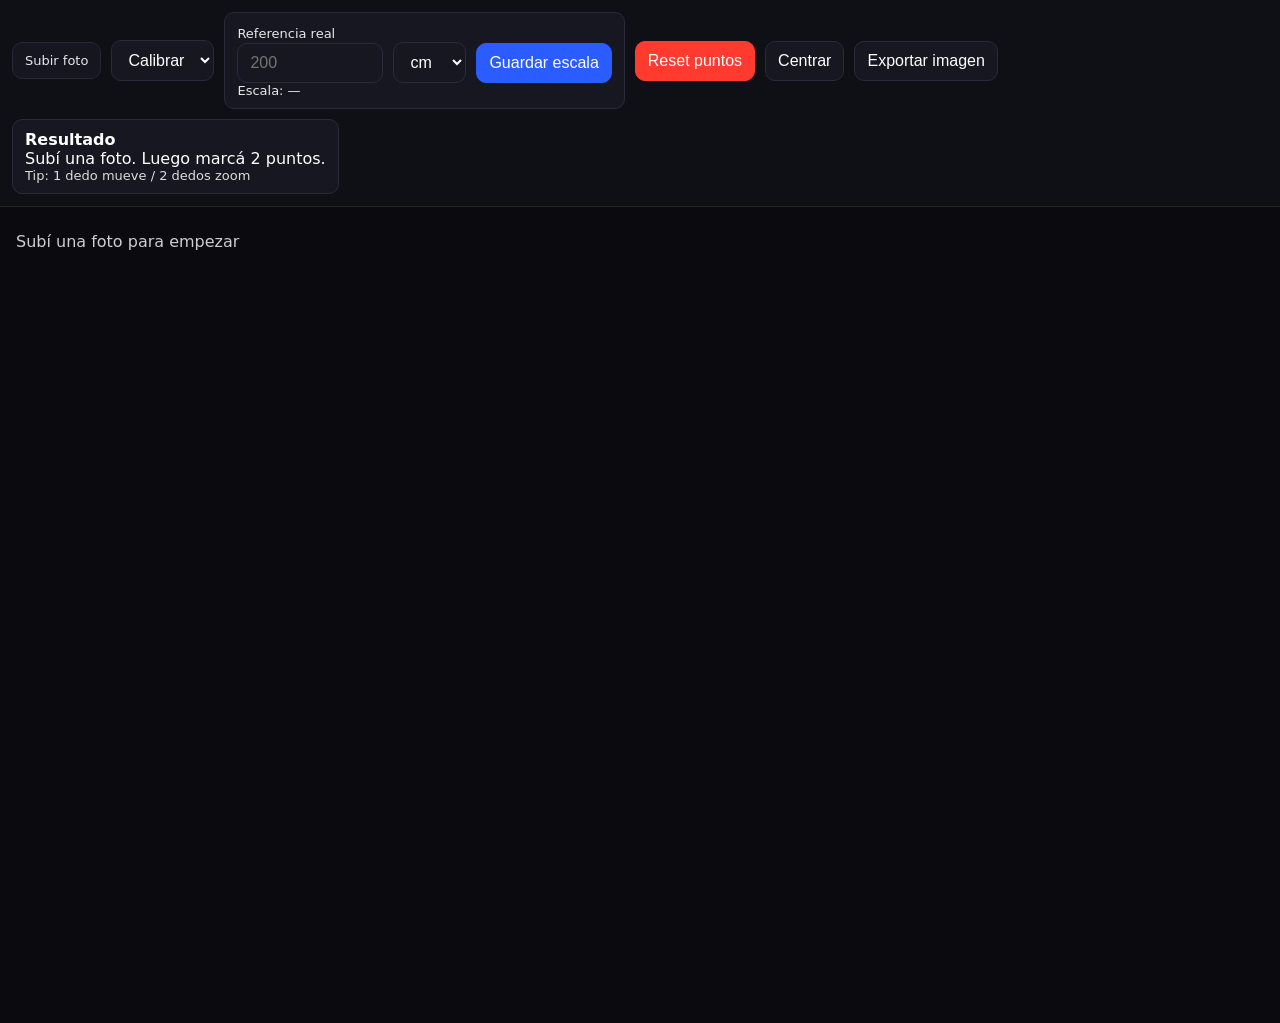
<file: index.html.html>
<!doctype html>
<html lang="es">
<head>
  <meta charset="utf-8" />
  <meta name="viewport" content="width=device-width, initial-scale=1, viewport-fit=cover" />
  <title>Medidor por Foto</title>
  <style>
    :root { --pad: 12px; }
    body { margin:0; font-family: -apple-system, system-ui, Segoe UI, Roboto, Arial; background:#0b0b0f; color:#fff; }
    header { padding: var(--pad); display:flex; gap:10px; align-items:center; flex-wrap:wrap; border-bottom: 1px solid #222; background:#0f0f16; position: sticky; top: 0; z-index: 10; }
    button, input, select {
      font-size: 16px; border-radius: 10px; border: 1px solid #2a2a3a; background:#171722; color:#fff;
      padding: 10px 12px;
    }
    button { cursor:pointer; }
    button.primary { background:#2b5cff; border-color:#2b5cff; }
    button.danger { background:#ff3b30; border-color:#ff3b30; }
    .pill { padding: 10px 12px; border:1px solid #2a2a3a; border-radius: 10px; background:#171722; }
    .row { display:flex; gap:10px; align-items:center; flex-wrap:wrap; }
    #wrap { position: relative; height: calc(100vh - 84px); }
    #stage {
      width: 100%; height: 100%;
      touch-action: none; /* permite pan/zoom propio */
      background:#0b0b0f;
      display:block;
    }
    .hint { opacity:.85; font-size: 13px; }
    .small { font-size: 13px; opacity:.9; }
    label { font-size: 13px; opacity:.9; }
    input[type="number"]{ width:120px; }
    .footer { padding: var(--pad); border-top:1px solid #222; background:#0f0f16; }
  </style>
</head>
<body>
  <header>
    <div class="row">
      <label class="pill">
        Subir foto
        <input id="file" type="file" accept="image/*" style="display:none;">
      </label>

      <select id="mode">
        <option value="calibrate">Calibrar</option>
        <option value="measure">Medir</option>
      </select>

      <div class="pill">
        <label>Referencia real</label>
        <div class="row">
          <input id="realValue" type="number" min="0" step="0.1" placeholder="200" />
          <select id="unit">
            <option value="cm">cm</option>
            <option value="mm">mm</option>
            <option value="m">m</option>
          </select>
          <button id="setScale" class="primary">Guardar escala</button>
        </div>
        <div class="small" id="scaleInfo">Escala: —</div>
      </div>

      <button id="resetPoints" class="danger">Reset puntos</button>
      <button id="fit">Centrar</button>
      <button id="export">Exportar imagen</button>

      <div class="pill">
        <div><b>Resultado</b></div>
        <div id="result">—</div>
        <div class="hint">Tip: 1 dedo mueve / 2 dedos zoom</div>
      </div>
    </div>
  </header>

  <div id="wrap">
    <canvas id="stage"></canvas>
  </div>

<script>
(() => {
  const fileInput = document.getElementById('file');
  const modeEl = document.getElementById('mode');
  const realValueEl = document.getElementById('realValue');
  const unitEl = document.getElementById('unit');
  const setScaleBtn = document.getElementById('setScale');
  const resetBtn = document.getElementById('resetPoints');
  const fitBtn = document.getElementById('fit');
  const exportBtn = document.getElementById('export');
  const resultEl = document.getElementById('result');
  const scaleInfoEl = document.getElementById('scaleInfo');

  const canvas = document.getElementById('stage');
  const ctx = canvas.getContext('2d');

  // Estado
  let img = new Image();
  let imgLoaded = false;

  // Transform (pan/zoom)
  let scale = 1;
  let offsetX = 0;
  let offsetY = 0;

  // Puntos en coordenadas "imagen"
  let p1 = null, p2 = null;

  // Escala real: unidades por pixel
  let realPerPx = null; // ej cm/px

  // Gestos
  let pointers = new Map(); // pointerId -> {x,y}
  let lastPan = null;
  let lastPinchDist = null;
  let lastPinchScale = null;
  let lastPinchMid = null;

  function resize() {
    const rect = canvas.getBoundingClientRect();
    canvas.width = Math.floor(rect.width * devicePixelRatio);
    canvas.height = Math.floor(rect.height * devicePixelRatio);
    ctx.setTransform(devicePixelRatio, 0, 0, devicePixelRatio, 0, 0);
    draw();
  }
  window.addEventListener('resize', resize);

  function toScreen(ix, iy) { // imagen -> pantalla
    return { x: ix * scale + offsetX, y: iy * scale + offsetY };
  }
  function toImage(sx, sy) { // pantalla -> imagen
    return { x: (sx - offsetX) / scale, y: (sy - offsetY) / scale };
  }
  function dist(a,b){
    const dx = a.x - b.x, dy = a.y - b.y;
    return Math.hypot(dx, dy);
  }

  function clearPoints(){
    p1 = null; p2 = null;
    updateResult();
    draw();
  }

  function updateScaleInfo(){
    if(realPerPx == null){
      scaleInfoEl.textContent = "Escala: —";
      return;
    }
    scaleInfoEl.textContent = `Escala: 1 px = ${realPerPx.toFixed(4)} ${unitEl.value}`;
  }

  function updateResult() {
    if(!p1 || !p2){
      resultEl.textContent = "—";
      return;
    }
    const dpx = dist(p1, p2);
    if(realPerPx == null){
      resultEl.textContent = `Distancia: ${dpx.toFixed(1)} px (sin escala)`;
      return;
    }
    const val = dpx * realPerPx;
    resultEl.textContent = `${val.toFixed(1)} ${unitEl.value}`;
  }

  function fitToScreen(){
    if(!imgLoaded) return;
    const w = canvas.clientWidth;
    const h = canvas.clientHeight;
    const s = Math.min(w / img.width, h / img.height);
    scale = s;
    offsetX = (w - img.width * scale) / 2;
    offsetY = (h - img.height * scale) / 2;
    draw();
  }

  function draw(){
    const w = canvas.clientWidth;
    const h = canvas.clientHeight;
    ctx.clearRect(0,0,w,h);

    if(!imgLoaded){
      // placeholder
      ctx.fillStyle = "#fff";
      ctx.globalAlpha = 0.8;
      ctx.font = "16px -apple-system, system-ui, Arial";
      ctx.fillText("Subí una foto para empezar", 16, 40);
      ctx.globalAlpha = 1;
      return;
    }

    // Imagen
    ctx.save();
    ctx.translate(offsetX, offsetY);
    ctx.scale(scale, scale);
    ctx.drawImage(img, 0, 0);
    ctx.restore();

    // Puntos y línea
    if(p1 && p2){
      const s1 = toScreen(p1.x, p1.y);
      const s2 = toScreen(p2.x, p2.y);

      // línea
      ctx.strokeStyle = "#2b5cff";
      ctx.lineWidth = 3;
      ctx.beginPath();
      ctx.moveTo(s1.x, s1.y);
      ctx.lineTo(s2.x, s2.y);
      ctx.stroke();

      // texto resultado sobre la línea
      ctx.fillStyle = "#ffffff";
      ctx.strokeStyle = "rgba(0,0,0,0.6)";
      ctx.lineWidth = 6;

      const mid = { x:(s1.x+s2.x)/2, y:(s1.y+s2.y)/2 };
      const label = (realPerPx == null) ? `${dist(p1,p2).toFixed(1)} px` : `${(dist(p1,p2)*realPerPx).toFixed(1)} ${unitEl.value}`;
      ctx.font = "bold 16px -apple-system, system-ui, Arial";
      ctx.strokeText(label, mid.x + 8, mid.y - 8);
      ctx.fillText(label, mid.x + 8, mid.y - 8);

      // puntos
      drawPoint(s1.x, s1.y, "A");
      drawPoint(s2.x, s2.y, "B");
    } else if(p1){
      const s1 = toScreen(p1.x, p1.y);
      drawPoint(s1.x, s1.y, "A");
    }
  }

  function drawPoint(x,y,label){
    ctx.fillStyle = "#ffcc00";
    ctx.strokeStyle = "rgba(0,0,0,0.5)";
    ctx.lineWidth = 3;
    ctx.beginPath();
    ctx.arc(x,y,9,0,Math.PI*2);
    ctx.fill();
    ctx.stroke();

    ctx.fillStyle = "#000";
    ctx.font = "bold 12px -apple-system, system-ui, Arial";
    ctx.fillText(label, x - 4, y + 4);
  }

  // Tap para definir puntos (usa coordenadas en pantalla -> imagen)
  function addPointFromScreen(sx, sy){
    if(!imgLoaded) return;
    const ip = toImage(sx, sy);
    if(!p1) p1 = ip;
    else if(!p2) p2 = ip;
    else { p1 = ip; p2 = null; } // si ya hay 2, reinicia con nuevo A
    updateResult();
    draw();
  }

  // Eventos puntero (pan/zoom + tap)
  canvas.addEventListener('pointerdown', (e) => {
    canvas.setPointerCapture(e.pointerId);
    pointers.set(e.pointerId, { x: e.clientX, y: e.clientY });

    if(pointers.size === 1){
      lastPan = { x: e.clientX, y: e.clientY };
      lastPinchDist = null;
      lastPinchScale = null;
      lastPinchMid = null;
    } else if(pointers.size === 2){
      const pts = [...pointers.values()];
      lastPinchDist = Math.hypot(pts[0].x - pts[1].x, pts[0].y - pts[1].y);
      lastPinchScale = scale;
      lastPinchMid = { x:(pts[0].x + pts[1].x)/2, y:(pts[0].y + pts[1].y)/2 };
    }
  });

  canvas.addEventListener('pointermove', (e) => {
    if(!pointers.has(e.pointerId)) return;
    pointers.set(e.pointerId, { x: e.clientX, y: e.clientY });

    if(pointers.size === 1 && lastPan){
      const dx = e.clientX - lastPan.x;
      const dy = e.clientY - lastPan.y;
      offsetX += dx;
      offsetY += dy;
      lastPan = { x: e.clientX, y: e.clientY };
      draw();
    } else if(pointers.size === 2){
      const pts = [...pointers.values()];
      const d = Math.hypot(pts[0].x - pts[1].x, pts[0].y - pts[1].y);
      const mid = { x:(pts[0].x + pts[1].x)/2, y:(pts[0].y + pts[1].y)/2 };

      const factor = d / lastPinchDist;
      const newScale = clamp(lastPinchScale * factor, 0.1, 10);

      // Zoom alrededor del punto medio
      const before = toImage(mid.x, mid.y);
      scale = newScale;
      const after = toScreen(before.x, before.y);
      offsetX += (mid.x - after.x);
      offsetY += (mid.y - after.y);

      draw();
    }
  });

  canvas.addEventListener('pointerup', (e) => {
    // Detectar tap (sin mover mucho)
    const start = pointers.get(e.pointerId);
    pointers.delete(e.pointerId);

    if(start){
      const moved = Math.hypot(e.clientX - start.x, e.clientY - start.y);
      const isTap = moved < 8 && e.timeStamp - e.pressure < 999999; // simple
      // Solo consideramos tap si NO estabas pinchando con 2 dedos
      if(isTap && pointers.size === 0){
        // Tap pone puntos SOLO si el modo es calibrar o medir
        addPointFromScreen(e.clientX, e.clientY);
      }
    }

    if(pointers.size === 0){
      lastPan = null;
      lastPinchDist = null;
      lastPinchScale = null;
      lastPinchMid = null;
    }
  });

  function clamp(v,min,max){ return Math.max(min, Math.min(max, v)); }

  // Subir imagen
  document.querySelector('label.pill').addEventListener('click', () => fileInput.click());
  fileInput.addEventListener('change', async () => {
    const f = fileInput.files?.[0];
    if(!f) return;

    const url = URL.createObjectURL(f);
    img = new Image();
    img.onload = () => {
      imgLoaded = true;
      clearPoints();
      realPerPx = null;
      updateScaleInfo();
      fitToScreen();
      resize();
    };
    img.src = url;
  });

  // Guardar escala desde puntos actuales
  setScaleBtn.addEventListener('click', () => {
    if(!p1 || !p2){
      alert("Primero marcá 2 puntos sobre una medida que conozcas.");
      return;
    }
    const realVal = Number(realValueEl.value);
    if(!realVal || realVal <= 0){
      alert("Ingresá una medida real válida (ej: 200).");
      return;
    }
    const dpx = dist(p1,p2);
    realPerPx = realVal / dpx;
    updateScaleInfo();
    updateResult();
    draw();
  });

  // Reset puntos
  resetBtn.addEventListener('click', clearPoints);

  // Centrar
  fitBtn.addEventListener('click', fitToScreen);

  // Exportar imagen (con lo que se ve + línea + texto)
  exportBtn.addEventListener('click', () => {
    if(!imgLoaded){
      alert("Subí una imagen primero.");
      return;
    }
    // Render a un canvas temporal en tamaño pantalla
    const w = canvas.clientWidth;
    const h = canvas.clientHeight;
    const out = document.createElement('canvas');
    out.width = w * devicePixelRatio;
    out.height = h * devicePixelRatio;
    const octx = out.getContext('2d');
    octx.setTransform(devicePixelRatio, 0, 0, devicePixelRatio, 0, 0);

    // Dibuja igual que draw()
    octx.clearRect(0,0,w,h);

    octx.save();
    octx.translate(offsetX, offsetY);
    octx.scale(scale, scale);
    octx.drawImage(img, 0, 0);
    octx.restore();

    // Línea/puntos si existen
    if(p1 && p2){
      const s1 = toScreen(p1.x, p1.y);
      const s2 = toScreen(p2.x, p2.y);

      octx.strokeStyle = "#2b5cff";
      octx.lineWidth = 3;
      octx.beginPath();
      octx.moveTo(s1.x, s1.y);
      octx.lineTo(s2.x, s2.y);
      octx.stroke();

      const mid = { x:(s1.x+s2.x)/2, y:(s1.y+s2.y)/2 };
      const label = (realPerPx == null) ? `${dist(p1,p2).toFixed(1)} px` : `${(dist(p1,p2)*realPerPx).toFixed(1)} ${unitEl.value}`;
      octx.fillStyle = "#ffffff";
      octx.strokeStyle = "rgba(0,0,0,0.6)";
      octx.lineWidth = 6;
      octx.font = "bold 16px -apple-system, system-ui, Arial";
      octx.strokeText(label, mid.x + 8, mid.y - 8);
      octx.fillText(label, mid.x + 8, mid.y - 8);
    }

    // Descarga
    const a = document.createElement('a');
    a.download = 'medicion.png';
    a.href = out.toDataURL('image/png');
    a.click();
  });

  // Modo: solo cambia texto guía (la app siempre deja marcar puntos)
  modeEl.addEventListener('change', () => {
    if(modeEl.value === 'calibrate'){
      resultEl.textContent = "Marcá 2 puntos sobre una medida conocida y tocá “Guardar escala”.";
    } else {
      updateResult();
    }
  });

  // Init
  resize();
  resultEl.textContent = "Subí una foto. Luego marcá 2 puntos.";
})();
</script>
</body>
</html>
</file>
<file: styles.css>
:root{--bg:#080a10;--panel:#10131d;--panel2:#151927;--text:#f5f7ff;--muted:#a6adbf;--accent:#7c4dff;--accent2:#11d9ff;--line:rgba(255,255,255,.1);--radius:24px}*{box-sizing:border-box}html{scroll-behavior:smooth}body{margin:0;background:var(--bg);color:var(--text);font-family:Inter,system-ui,sans-serif;overflow-x:hidden}button,a,input{font:inherit}a{color:inherit;text-decoration:none}button{cursor:pointer}#particles{position:fixed;inset:0;width:100%;height:100%;z-index:0;pointer-events:none;opacity:.88;mix-blend-mode:screen}.topbar{position:fixed;left:50%;top:14px;transform:translateX(-50%);width:min(1180px,calc(100% - 28px));height:64px;display:flex;align-items:center;justify-content:space-between;padding:0 18px 0 22px;border:1px solid var(--line);background:rgba(8,10,16,.72);backdrop-filter:blur(18px);border-radius:18px;z-index:20}.brand{display:flex;gap:11px;align-items:center;font-weight:800;letter-spacing:.08em}.brand-mark{width:18px;height:18px;border:3px solid var(--text);border-radius:50%;box-shadow:0 0 18px var(--accent2)}nav{display:flex;gap:28px;color:var(--muted);font-size:14px}nav a:hover{color:#fff}.ghost-btn,.secondary-btn{border:1px solid var(--line);background:rgba(255,255,255,.04);color:#fff;padding:12px 18px;border-radius:12px}.primary-btn{display:inline-flex;align-items:center;justify-content:center;border:0;background:linear-gradient(135deg,var(--accent),#5e6dff);color:#fff;padding:14px 22px;border-radius:13px;font-weight:700;box-shadow:0 12px 35px rgba(124,77,255,.28)}.primary-btn:hover{transform:translateY(-1px)}.secondary-btn{display:inline-flex}.wide{width:100%}.hero{min-height:100vh;position:relative;z-index:1;display:grid;place-items:center;padding:130px 7vw 90px;overflow:hidden}.hero:before{content:"";position:absolute;inset:0;background:radial-gradient(circle at 70% 45%,rgba(21,217,255,.12),transparent 26%),radial-gradient(circle at 35% 35%,rgba(124,77,255,.18),transparent 33%),linear-gradient(to bottom,rgba(8,10,16,.1),#080a10 95%);z-index:-1}.hero-glow{position:absolute;width:520px;height:520px;border-radius:50%;filter:blur(120px);background:rgba(124,77,255,.13);left:8%;top:18%}.hero-content{width:min(1100px,100%);position:relative;z-index:2}.eyebrow{font-size:12px;letter-spacing:.22em;font-weight:800;color:var(--accent2);margin-bottom:18px}.hero h1{font-size:clamp(42px,6.6vw,92px);line-height:.98;letter-spacing:-.055em;max-width:1000px;margin:0}.hero h1 span{background:linear-gradient(90deg,#fff,var(--accent2),#a488ff);background-clip:text;color:transparent}.hero p{font-size:clamp(17px,2vw,22px);line-height:1.6;color:var(--muted);max-width:700px;margin:28px 0}.hero-actions{display:flex;gap:12px;flex-wrap:wrap}.hero-showcase{position:absolute;right:6vw;bottom:75px;width:300px;padding:16px;border:1px solid var(--line);background:rgba(16,19,29,.72);backdrop-filter:blur(15px);border-radius:20px;box-shadow:0 30px 70px rgba(0,0,0,.35)}.showcase-label{font-size:11px;letter-spacing:.14em;color:var(--muted);margin-bottom:12px}.live-dot{display:inline-block;width:7px;height:7px;border-radius:50%;background:#40ff8c;box-shadow:0 0 12px #40ff8c}.mini-tubes{height:100px;display:flex;align-items:flex-end;justify-content:space-between;gap:8px}.mini-tubes i{flex:1;border-radius:999px;height:80%;filter:saturate(1.3);box-shadow:0 0 16px currentColor}.scroll-cue{position:absolute;bottom:24px;color:#727a90;font-size:12px;letter-spacing:.12em}.section{position:relative;z-index:2;padding:110px max(7vw,24px)}.section-head{display:flex;justify-content:space-between;align-items:end;gap:28px;margin-bottom:42px}.section-head h2,.rental h2{font-size:clamp(32px,4.2vw,60px);letter-spacing:-.045em;margin:0}.section-head>p{max-width:480px;color:var(--muted);line-height:1.7}.category-grid{display:grid;grid-template-columns:repeat(4,1fr);gap:16px;margin-bottom:52px}.category-card{position:relative;min-height:220px;border-radius:22px;overflow:hidden;border:1px solid var(--line);cursor:pointer}.category-card img{position:absolute;width:100%;height:100%;object-fit:cover;transition:.5s}.category-card:after{content:"";position:absolute;inset:0;background:linear-gradient(0deg,rgba(5,6,10,.95),rgba(5,6,10,.08))}.category-card:hover img{transform:scale(1.05)}.category-card div{position:absolute;z-index:2;bottom:0;padding:22px}.category-card h3{margin:0 0 7px;font-size:21px}.category-card p{margin:0;color:#c2c7d5;font-size:13px;line-height:1.5}.filter-row{display:flex;gap:8px;overflow:auto;padding-bottom:14px}.filter-row button{white-space:nowrap;border:1px solid var(--line);background:#10131d;color:var(--muted);padding:10px 15px;border-radius:999px}.filter-row button.active{background:#fff;color:#080a10}.product-grid{display:grid;grid-template-columns:repeat(3,1fr);gap:20px}.product-card{background:var(--panel);border:1px solid var(--line);border-radius:var(--radius);overflow:hidden;transition:.25s}.product-card:hover{transform:translateY(-5px);border-color:rgba(124,77,255,.5)}.product-image{height:260px;position:relative;overflow:hidden}.product-image img{width:100%;height:100%;object-fit:cover}.product-image:after{content:"";position:absolute;inset:0;background:linear-gradient(0deg,var(--panel),transparent 55%)}.badge{position:absolute;top:14px;left:14px;z-index:2;background:rgba(8,10,16,.72);backdrop-filter:blur(12px);border:1px solid var(--line);padding:8px 11px;border-radius:999px;font-size:11px}.product-info{padding:0 20px 22px}.product-info h3{font-size:22px;margin:0 0 6px}.product-info p{color:var(--muted);font-size:14px;line-height:1.55}.product-bottom{display:flex;align-items:end;justify-content:space-between;gap:12px;margin-top:20px}.price small{display:block;color:var(--muted);margin-bottom:5px}.price strong{font-size:21px}.view-btn{border:1px solid var(--line);background:#1a1f2d;color:#fff;padding:11px 14px;border-radius:11px}.simulator-section{position:relative;z-index:2;padding:110px max(7vw,24px);background:linear-gradient(135deg,#10131d,#080a10)}.simulator-card{display:grid;grid-template-columns:1.55fr .65fr;border:1px solid var(--line);border-radius:30px;overflow:hidden;background:#0a0d14;min-height:520px}.tube-stage{display:grid;place-items:center;padding:40px;background:radial-gradient(circle,rgba(124,77,255,.1),transparent 52%)}.tube-wall{display:flex;gap:14px;align-items:center;height:360px}.tube{width:18px;height:100%;border-radius:999px;background:#202431;box-shadow:inset 0 0 8px #000;position:relative;overflow:hidden}.tube:after{content:"";position:absolute;inset:0;background:var(--tube-gradient);filter:saturate(1.4);box-shadow:0 0 22px var(--tube-color);opacity:.95}.controls{padding:32px;border-left:1px solid var(--line);display:flex;flex-direction:column;justify-content:center;gap:28px}.control-group label{display:flex;justify-content:space-between;color:#c5cada;font-size:13px;margin-bottom:12px}.segmented{display:grid;grid-template-columns:1fr 1fr;gap:8px}.segmented button{border:1px solid var(--line);background:#151927;color:var(--muted);padding:11px;border-radius:10px}.segmented button.active{background:#fff;color:#080a10}input[type=color]{width:100%;height:48px;border:1px solid var(--line);background:#151927;border-radius:11px;padding:5px}input[type=range]{width:100%}.rental{display:grid;grid-template-columns:1fr 1fr;gap:60px;align-items:center}.rental-copy p{color:var(--muted);line-height:1.75;font-size:17px;margin:24px 0 30px}.rental-image{border-radius:28px;overflow:hidden;border:1px solid var(--line);transform:rotate(1.5deg)}.rental-image img{display:block;width:100%}.steps{display:grid;grid-template-columns:repeat(4,1fr);gap:16px}.steps article{padding:28px;border:1px solid var(--line);background:var(--panel);border-radius:20px}.steps span{font-weight:800;color:var(--accent2)}.steps h3{font-size:22px}.steps p{color:var(--muted);line-height:1.6;font-size:14px}footer{position:relative;z-index:2;border-top:1px solid var(--line);padding:30px max(7vw,24px);display:flex;justify-content:space-between;color:var(--muted)}dialog{width:min(930px,calc(100% - 24px));max-height:90vh;padding:0;border:1px solid var(--line);border-radius:26px;background:#0e111a;color:#fff;box-shadow:0 40px 100px #000;overflow:auto}dialog::backdrop{background:rgba(0,0,0,.75);backdrop-filter:blur(8px)}.modal-close{position:sticky;float:right;top:14px;right:14px;z-index:5;width:40px;height:40px;border-radius:50%;border:1px solid var(--line);background:rgba(8,10,16,.8);color:#fff;font-size:26px}.modal-product{display:grid;grid-template-columns:1fr 1fr}.modal-product>img{width:100%;height:100%;min-height:600px;object-fit:cover}.modal-details{padding:55px 38px 38px}.modal-details h2{font-size:38px;letter-spacing:-.04em;margin:8px 0}.modal-details>p{color:var(--muted);line-height:1.7}.feature-list{display:grid;grid-template-columns:1fr 1fr;gap:9px;margin:22px 0}.feature-list div{padding:12px;background:#151927;border-radius:10px;font-size:13px}.option-row{margin:18px 0}.option-row label{display:block;color:var(--muted);font-size:12px;margin-bottom:7px;text-transform:capitalize}.option-row select{width:100%;padding:13px;background:#151927;color:#fff;border:1px solid var(--line);border-radius:10px}.modal-price{font-size:25px;font-weight:800;margin:26px 0}.contact-panel{padding:60px 42px 42px}.contact-panel h2{font-size:38px}.contact-panel p{color:var(--muted);line-height:1.7}.contact-panel textarea{width:100%;background:#151927;color:#fff;border:1px solid var(--line);border-radius:12px;padding:15px;margin:16px 0;resize:vertical}
@media(max-width:900px){nav{display:none}.hero{padding-top:120px;place-items:start center}.hero-showcase{position:relative;right:auto;bottom:auto;margin-top:55px;width:100%}.category-grid{grid-template-columns:1fr 1fr}.product-grid{grid-template-columns:1fr 1fr}.simulator-card,.rental,.modal-product{grid-template-columns:1fr}.controls{border-left:0;border-top:1px solid var(--line)}.modal-product>img{min-height:320px;height:320px}.steps{grid-template-columns:1fr 1fr}}
@media(max-width:600px){.topbar{height:58px}.ghost-btn{padding:9px 12px}.hero{padding-left:20px;padding-right:20px}.hero h1{font-size:46px}.section,.simulator-section{padding:80px 20px}.section-head{display:block}.category-grid,.product-grid,.steps{grid-template-columns:1fr}.category-card{min-height:180px}.product-image{height:230px}.simulator-card{min-height:auto}.tube-stage{padding:25px 12px}.tube-wall{gap:7px;height:270px}.tube{width:11px}.rental{gap:30px}.modal-details,.contact-panel{padding:42px 22px 26px}.feature-list{grid-template-columns:1fr}footer{display:block}.scroll-cue{display:none}}
</file>
